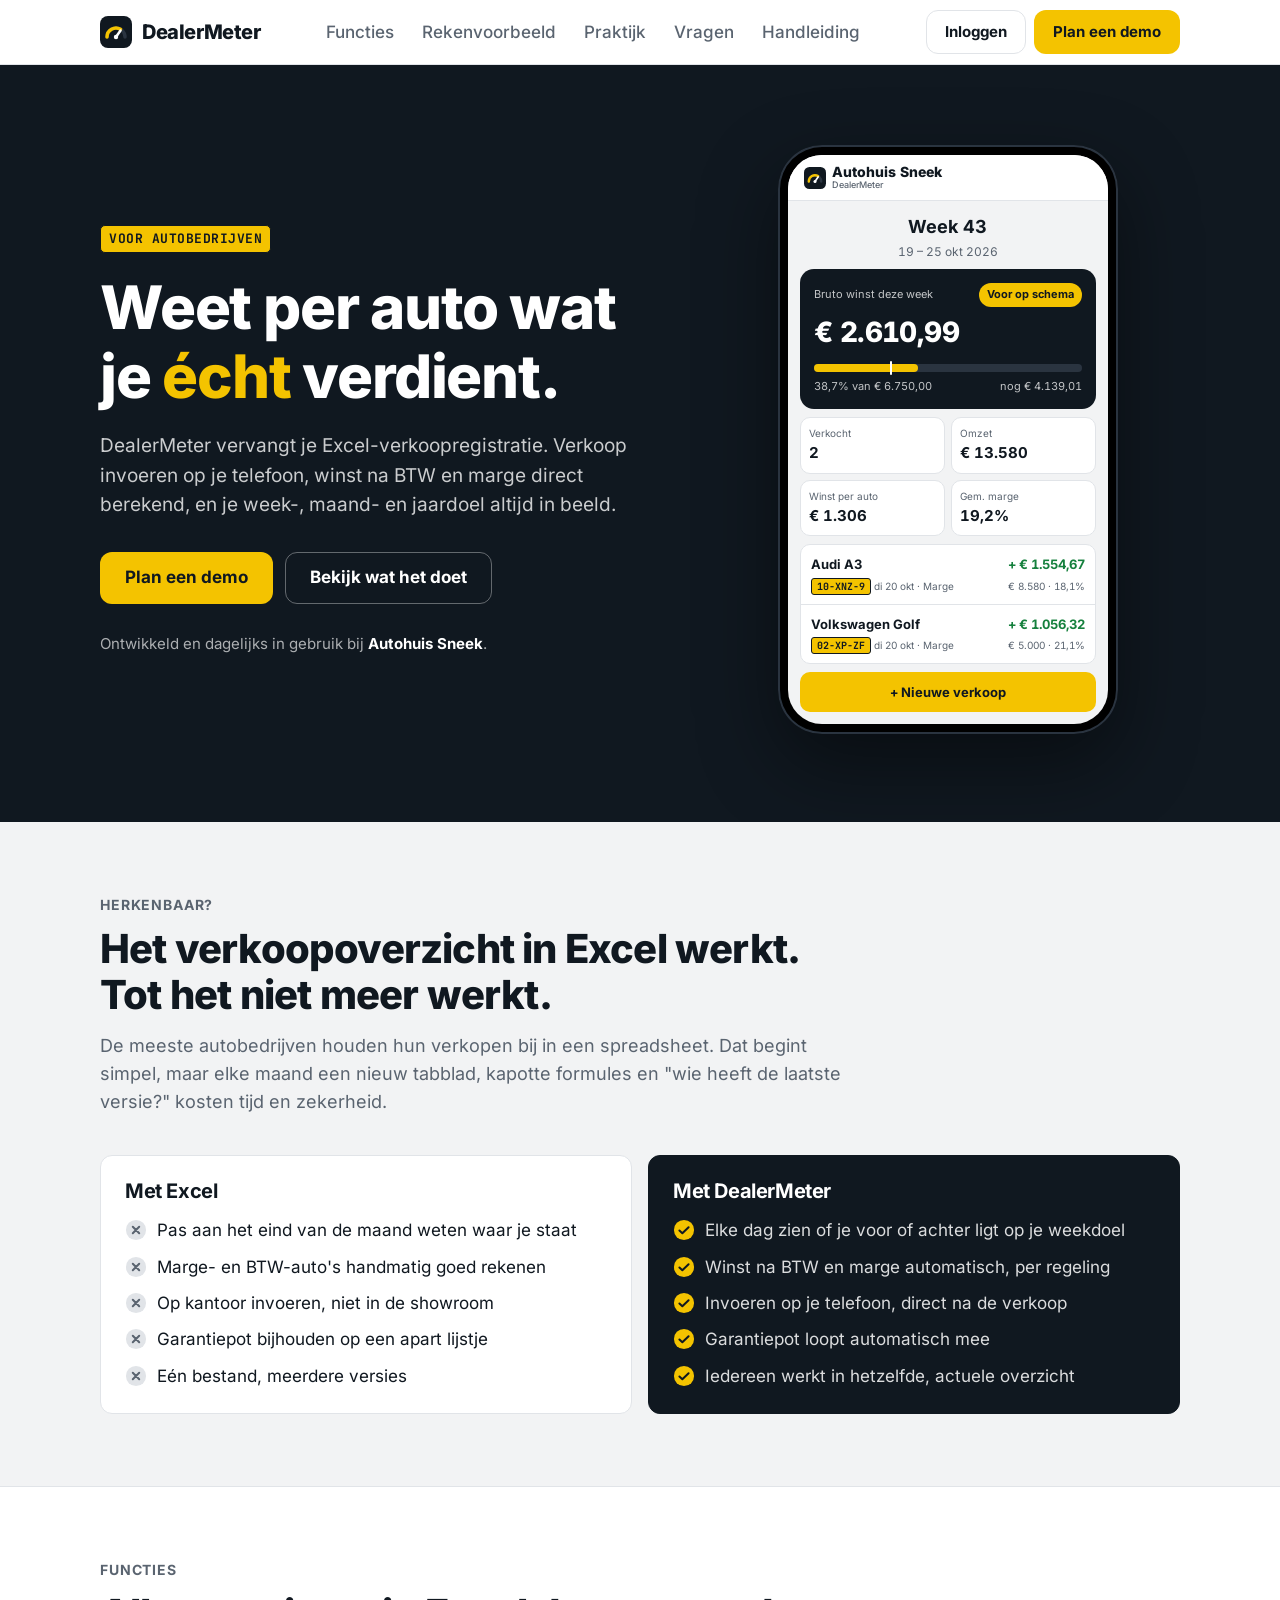
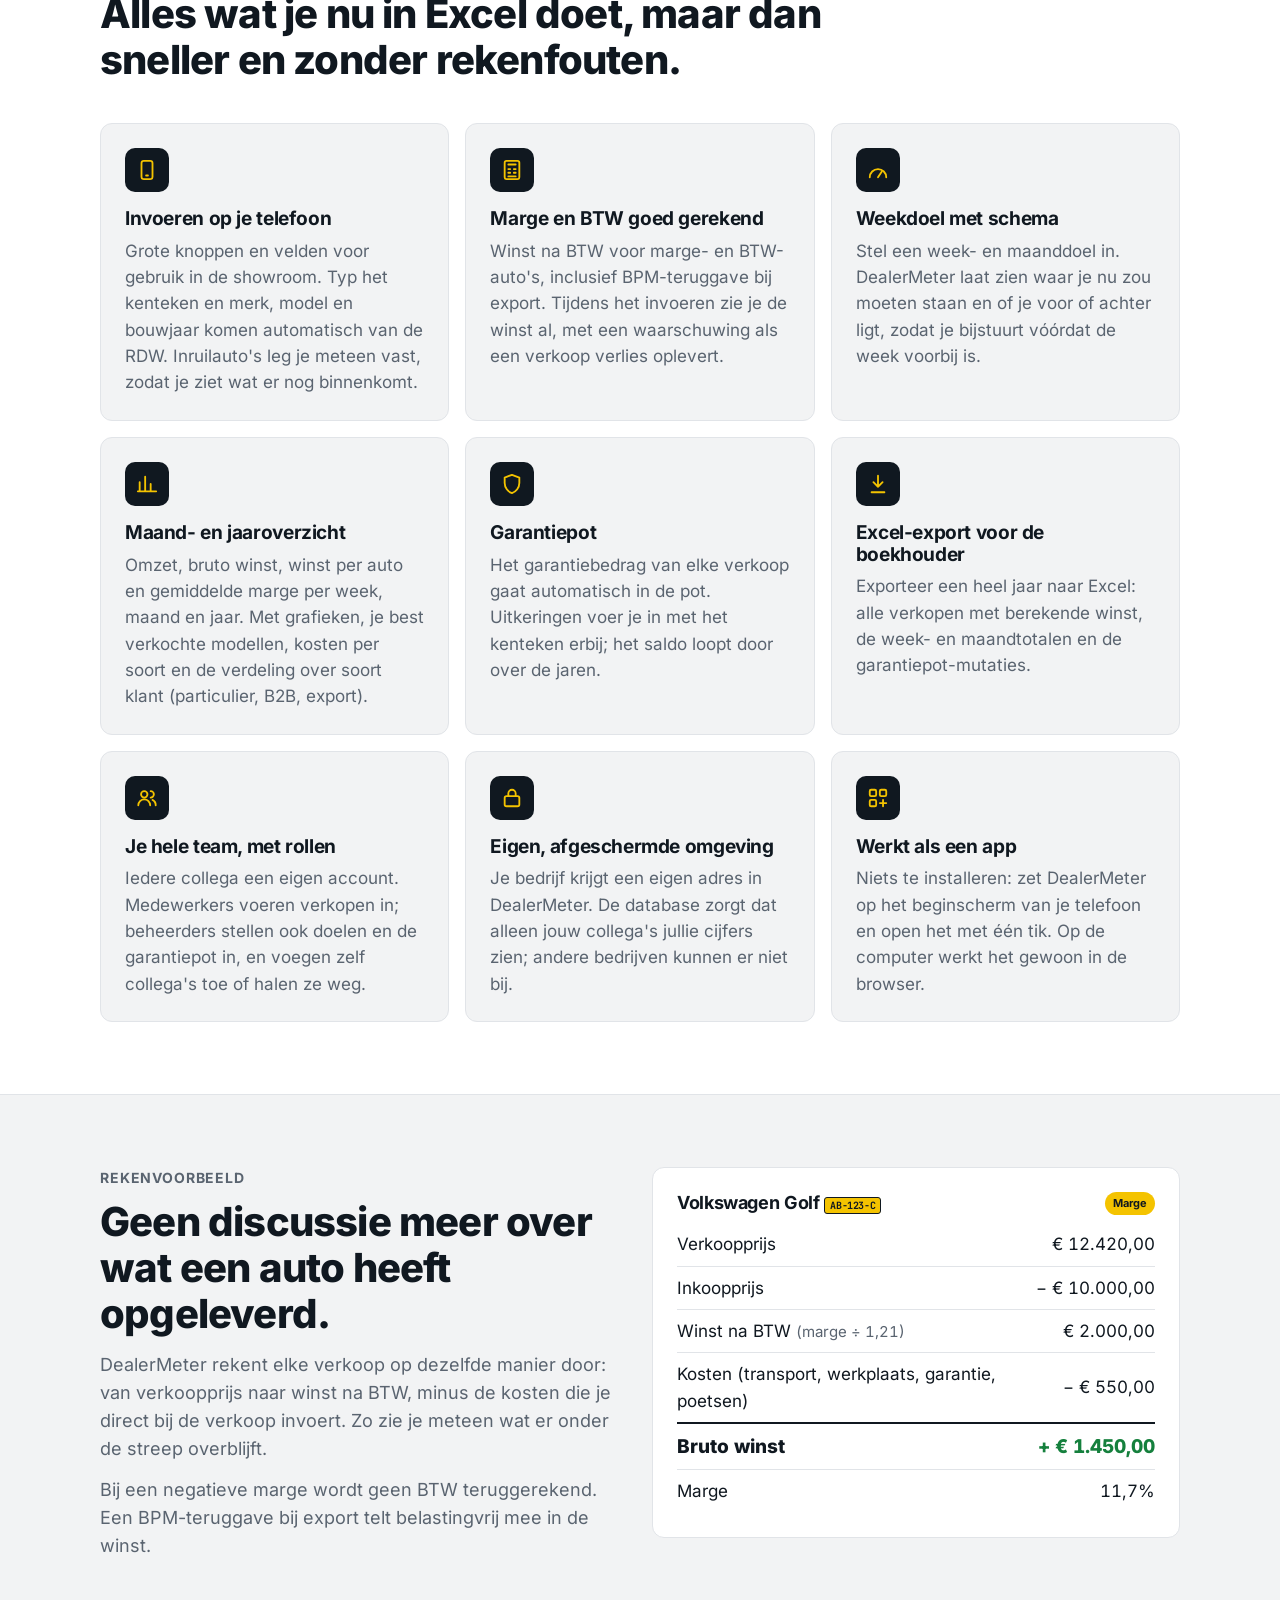
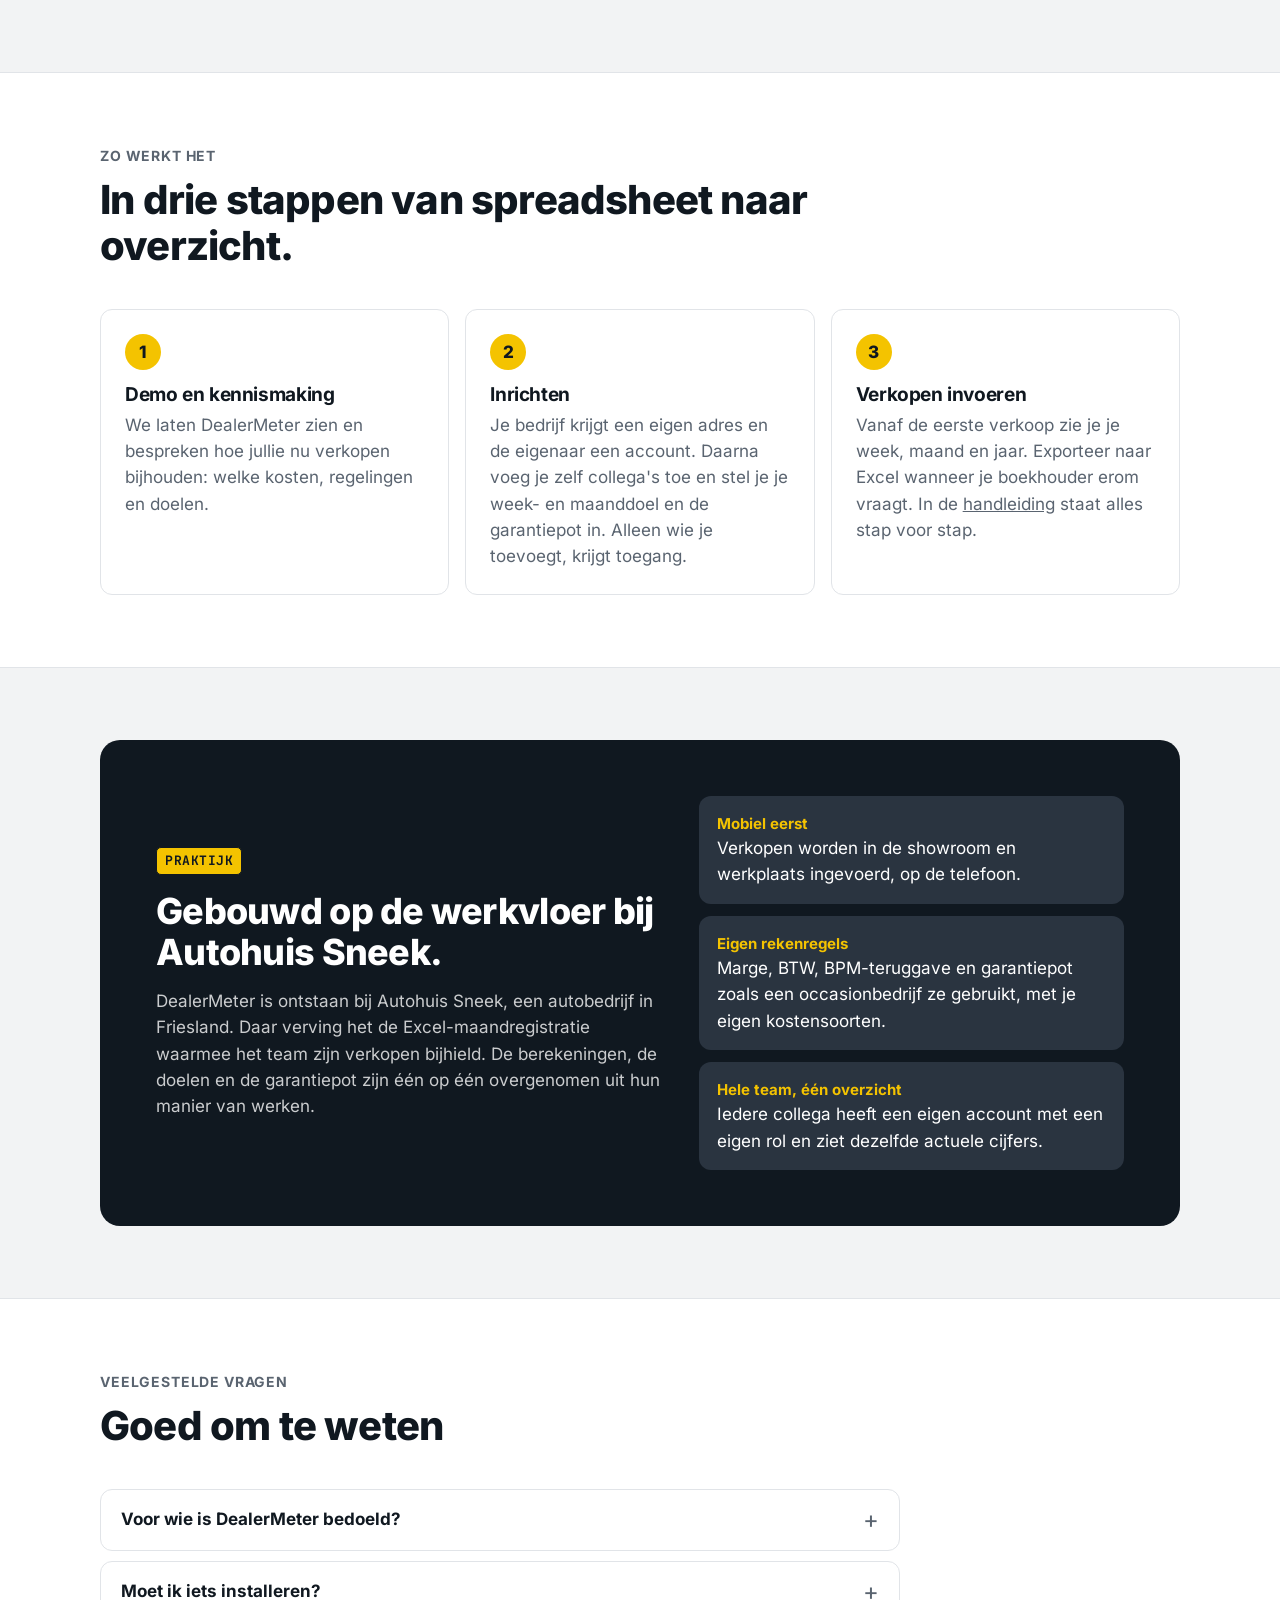
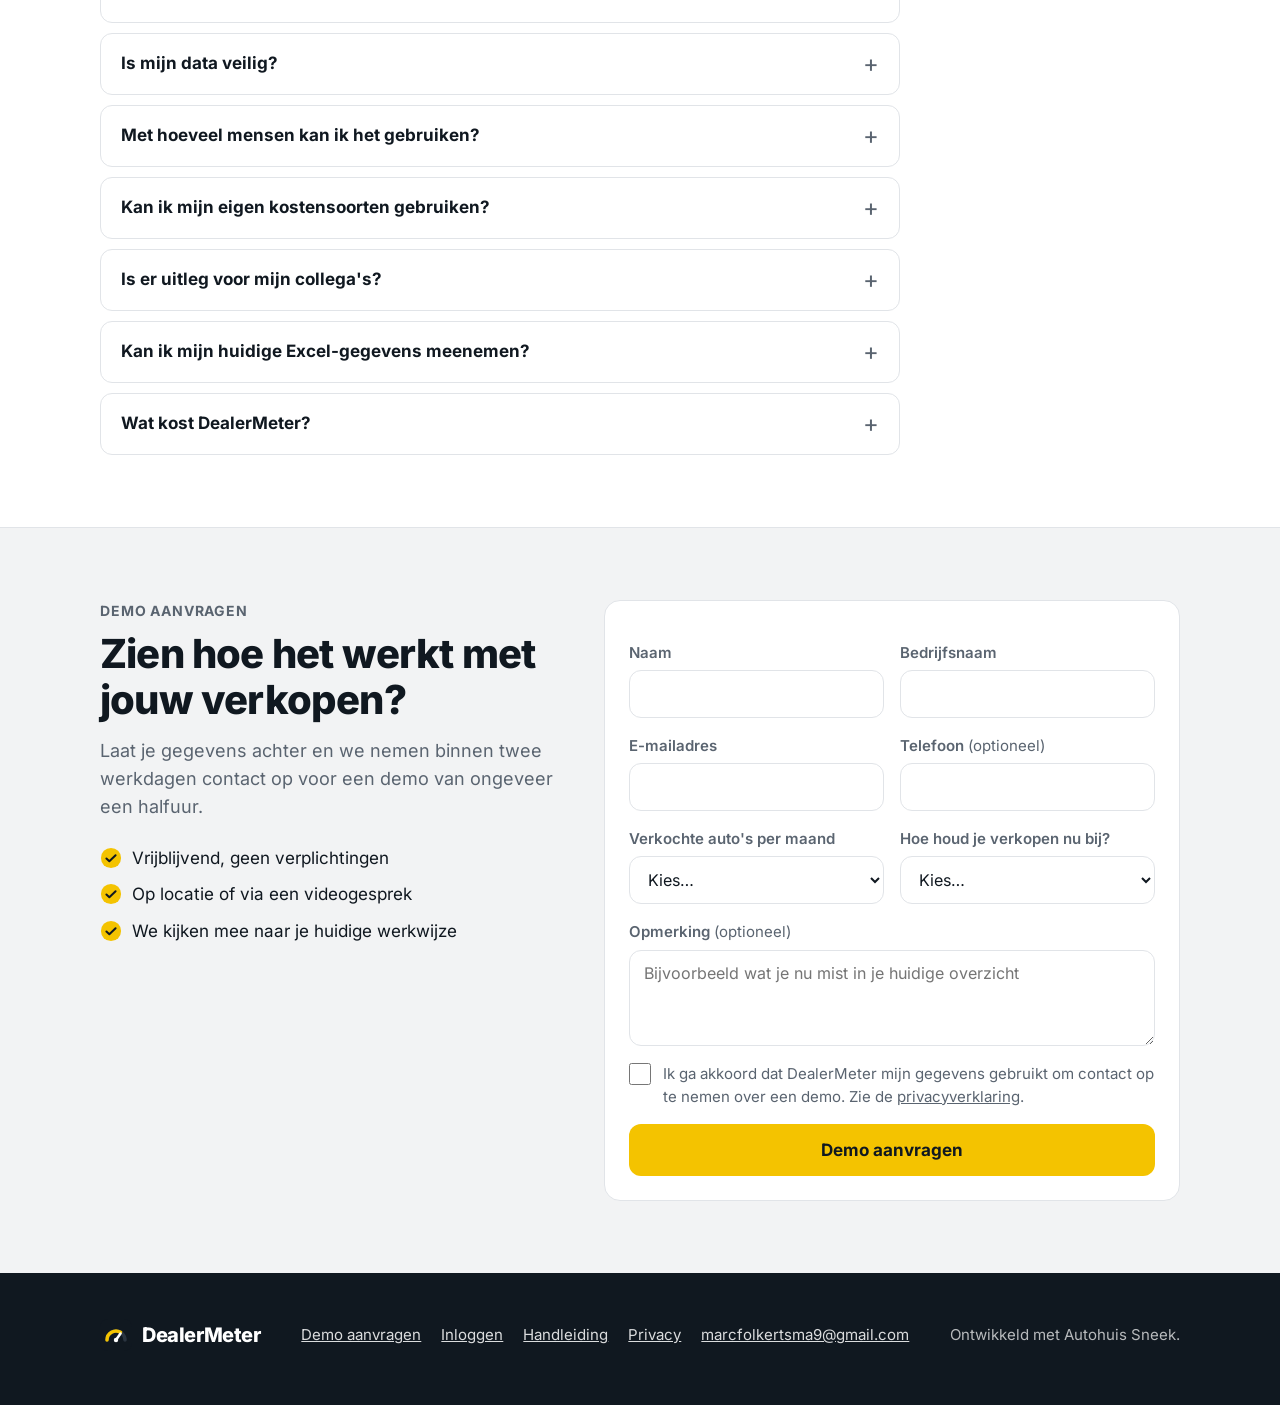
<file: index.html>
<!doctype html>
<html lang="nl">
  <head>
    <meta charset="utf-8" />
    <meta name="viewport" content="width=device-width, initial-scale=1" />
    <title>DealerMeter – weet per auto wat je écht verdient</title>
    <meta
      name="description"
      content="DealerMeter vervangt de Excel-verkoopregistratie van je autobedrijf. Verkoop invoeren op je telefoon, winst na BTW en marge direct berekend, week-, maand- en jaardoel altijd in beeld."
    />
    <meta name="theme-color" content="#101820" />
    <link rel="icon" href="favicon.svg" type="image/svg+xml" />
    <link rel="preload" href="fonts/inter.woff2" as="font" type="font/woff2" crossorigin />
    <link rel="stylesheet" href="style.css?v=2" />
    <meta property="og:title" content="DealerMeter – weet per auto wat je écht verdient" />
    <meta
      property="og:description"
      content="Verkoopregistratie voor autobedrijven: marge- en BTW-auto's goed berekend, doelen altijd in beeld."
    />
  </head>
  <body>
    <svg width="0" height="0" class="sr-only" aria-hidden="true">
      <symbol id="logo" viewBox="0 0 32 32">
        <rect width="32" height="32" rx="8" fill="#101820" />
        <path d="M7 21a9 9 0 0 1 18 0" fill="none" stroke="#2a3440" stroke-width="3.5" stroke-linecap="round" />
        <path d="M7 21a9 9 0 0 1 13.5-7.8" fill="none" stroke="#f4c300" stroke-width="3.5" stroke-linecap="round" />
        <path d="M16 21l4.5-6.5" stroke="#fff" stroke-width="2.5" stroke-linecap="round" />
        <circle cx="16" cy="21" r="2.2" fill="#fff" />
      </symbol>
      <symbol id="vink" viewBox="0 0 24 24">
        <circle cx="12" cy="12" r="11" fill="#f4c300" />
        <path d="M7 12.5l3.2 3L17 9" fill="none" stroke="#101820" stroke-width="2.2" stroke-linecap="round" stroke-linejoin="round" />
      </symbol>
      <symbol id="kruis" viewBox="0 0 24 24">
        <circle cx="12" cy="12" r="11" fill="#e1e4e8" />
        <path d="M8.5 8.5l7 7M15.5 8.5l-7 7" stroke="#5a6470" stroke-width="2.2" stroke-linecap="round" />
      </symbol>
    </svg>

    <header class="header">
      <div class="kolom header__binnen">
        <a class="merk" href="#top" aria-label="DealerMeter – naar boven">
          <svg class="merk__icoon" aria-hidden="true"><use href="#logo" /></svg>
          DealerMeter
        </a>
        <nav class="header__nav" aria-label="Hoofdmenu">
          <a href="#functies">Functies</a>
          <a href="#rekenen">Rekenvoorbeeld</a>
          <a href="#praktijk">Praktijk</a>
          <a href="#vragen">Vragen</a>
          <a href="handleiding.html">Handleiding</a>
        </nav>
        <div class="header__acties">
          <a class="knop knop--rand knop--klein" href="https://app.dealermeter.nl/login">Inloggen</a>
          <a class="knop knop--primair knop--klein header__demo" href="#demo"><span class="alleen-breed">Plan een demo</span><span class="alleen-smal">Demo</span></a>
        </div>
      </div>
    </header>

    <main id="top">
      <!-- Hero -->
      <section class="hero">
        <div class="kolom hero__binnen">
          <div>
            <span class="label">VOOR AUTOBEDRIJVEN</span>
            <h1>Weet per auto wat je <em>écht</em> verdient.</h1>
            <p class="hero__tekst">
              DealerMeter vervangt je Excel-verkoopregistratie. Verkoop invoeren op je telefoon, winst na BTW
              en marge direct berekend, en je week-, maand- en jaardoel altijd in beeld.
            </p>
            <div class="hero__knoppen">
              <a class="knop knop--primair" href="#demo">Plan een demo</a>
              <a class="knop knop--licht" href="#functies">Bekijk wat het doet</a>
            </div>
            <p class="hero__bewijs">Ontwikkeld en dagelijks in gebruik bij <strong>Autohuis Sneek</strong>.</p>
          </div>

          <div class="telefoon" role="img" aria-label="Weekoverzicht in DealerMeter op een telefoon: bruto winst deze week € 2.610,99, voor op schema, met twee verkopen.">
            <div class="scherm" aria-hidden="true">
              <div class="scherm__kop"><svg><use href="#logo" /></svg><span>Autohuis Sneek<small>DealerMeter</small></span></div>
              <div class="scherm__inhoud">
                <div class="mock-week"><strong>Week 43</strong><span>19 – 25 okt 2026</span></div>
                <div class="mock-winst">
                  <div class="mock-winst__boven">
                    <span>Bruto winst deze week</span><span class="badge badge--geel">Voor op schema</span>
                  </div>
                  <div class="mock-winst__bedrag">€ 2.610,99</div>
                  <div class="balk">
                    <div class="balk__vulling" style="width: 38.7%"></div>
                    <div class="balk__schema" style="left: 28.6%"></div>
                  </div>
                  <div class="mock-winst__onder"><span>38,7% van € 6.750,00</span><span>nog € 4.139,01</span></div>
                </div>
                <div class="mock-kpis">
                  <div class="mock-kpi"><span>Verkocht</span><strong>2</strong></div>
                  <div class="mock-kpi"><span>Omzet</span><strong>€ 13.580</strong></div>
                  <div class="mock-kpi"><span>Winst per auto</span><strong>€ 1.306</strong></div>
                  <div class="mock-kpi"><span>Gem. marge</span><strong>19,2%</strong></div>
                </div>
                <div class="mock-lijst">
                  <div class="mock-rij">
                    <div><strong>Audi A3</strong><span class="kenteken">10-XNZ-9</span> <small>di 20 okt · Marge</small></div>
                    <div class="mock-rij__rechts"><span class="winst">+ € 1.554,67</span><br /><small>€ 8.580 · 18,1%</small></div>
                  </div>
                  <div class="mock-rij">
                    <div><strong>Volkswagen Golf</strong><span class="kenteken">02-XP-ZF</span> <small>di 20 okt · Marge</small></div>
                    <div class="mock-rij__rechts"><span class="winst">+ € 1.056,32</span><br /><small>€ 5.000 · 21,1%</small></div>
                  </div>
                </div>
                <div class="mock-knop">+ Nieuwe verkoop</div>
              </div>
            </div>
          </div>
        </div>
      </section>

      <!-- Probleem -->
      <section class="sectie">
        <div class="kolom">
          <div class="sectie__kop">
            <span class="boventitel">Herkenbaar?</span>
            <h2>Het verkoopoverzicht in Excel werkt. Tot het niet meer werkt.</h2>
            <p>
              De meeste autobedrijven houden hun verkopen bij in een spreadsheet. Dat begint simpel, maar elke
              maand een nieuw tabblad, kapotte formules en "wie heeft de laatste versie?" kosten tijd en
              zekerheid.
            </p>
          </div>
          <div class="vergelijk">
            <div class="vergelijk__kaart">
              <h3>Met Excel</h3>
              <ul class="vinklijst">
                <li><svg aria-hidden="true"><use href="#kruis" /></svg>Pas aan het eind van de maand weten waar je staat</li>
                <li><svg aria-hidden="true"><use href="#kruis" /></svg>Marge- en BTW-auto's handmatig goed rekenen</li>
                <li><svg aria-hidden="true"><use href="#kruis" /></svg>Op kantoor invoeren, niet in de showroom</li>
                <li><svg aria-hidden="true"><use href="#kruis" /></svg>Garantiepot bijhouden op een apart lijstje</li>
                <li><svg aria-hidden="true"><use href="#kruis" /></svg>Eén bestand, meerdere versies</li>
              </ul>
            </div>
            <div class="vergelijk__kaart vergelijk__kaart--donker">
              <h3>Met DealerMeter</h3>
              <ul class="vinklijst">
                <li><svg aria-hidden="true"><use href="#vink" /></svg>Elke dag zien of je voor of achter ligt op je weekdoel</li>
                <li><svg aria-hidden="true"><use href="#vink" /></svg>Winst na BTW en marge automatisch, per regeling</li>
                <li><svg aria-hidden="true"><use href="#vink" /></svg>Invoeren op je telefoon, direct na de verkoop</li>
                <li><svg aria-hidden="true"><use href="#vink" /></svg>Garantiepot loopt automatisch mee</li>
                <li><svg aria-hidden="true"><use href="#vink" /></svg>Iedereen werkt in hetzelfde, actuele overzicht</li>
              </ul>
            </div>
          </div>
        </div>
      </section>

      <!-- Functies -->
      <section class="sectie sectie--wit" id="functies">
        <div class="kolom">
          <div class="sectie__kop">
            <span class="boventitel">Functies</span>
            <h2>Alles wat je nu in Excel doet, maar dan sneller en zonder rekenfouten.</h2>
          </div>
          <div class="functies">
            <article class="functie">
              <div class="functie__icoon">
                <svg viewBox="0 0 24 24" fill="none" stroke="currentColor" stroke-width="2" stroke-linecap="round" stroke-linejoin="round" aria-hidden="true"><rect x="6" y="2" width="12" height="20" rx="2.5" /><path d="M11 18h2" /></svg>
              </div>
              <h3>Invoeren op je telefoon</h3>
              <p>Grote knoppen en velden voor gebruik in de showroom. Typ het kenteken en merk, model en bouwjaar komen automatisch van de RDW. Inruilauto's leg je meteen vast, zodat je ziet wat er nog binnenkomt.</p>
            </article>
            <article class="functie">
              <div class="functie__icoon">
                <svg viewBox="0 0 24 24" fill="none" stroke="currentColor" stroke-width="2" stroke-linecap="round" stroke-linejoin="round" aria-hidden="true"><rect x="4" y="2" width="16" height="20" rx="2" /><path d="M8 6h8M8 11h2M14 11h2M8 15h2M14 15h2M8 19h8" /></svg>
              </div>
              <h3>Marge en BTW goed gerekend</h3>
              <p>Winst na BTW voor marge- en BTW-auto's, inclusief BPM-teruggave bij export. Tijdens het invoeren zie je de winst al, met een waarschuwing als een verkoop verlies oplevert.</p>
            </article>
            <article class="functie">
              <div class="functie__icoon">
                <svg viewBox="0 0 24 24" fill="none" stroke="currentColor" stroke-width="2" stroke-linecap="round" stroke-linejoin="round" aria-hidden="true"><path d="M3 20a9 9 0 0 1 18 0" /><path d="M12 20l4-6" /></svg>
              </div>
              <h3>Weekdoel met schema</h3>
              <p>Stel een week- en maanddoel in. DealerMeter laat zien waar je nu zou moeten staan en of je voor of achter ligt, zodat je bijstuurt vóórdat de week voorbij is.</p>
            </article>
            <article class="functie">
              <div class="functie__icoon">
                <svg viewBox="0 0 24 24" fill="none" stroke="currentColor" stroke-width="2" stroke-linecap="round" stroke-linejoin="round" aria-hidden="true"><path d="M4 20V10M10 20V4M16 20v-8M22 20H2" /></svg>
              </div>
              <h3>Maand- en jaaroverzicht</h3>
              <p>Omzet, bruto winst, winst per auto en gemiddelde marge per week, maand en jaar. Met grafieken, je best verkochte modellen, kosten per soort en de verdeling over soort klant (particulier, B2B, export).</p>
            </article>
            <article class="functie">
              <div class="functie__icoon">
                <svg viewBox="0 0 24 24" fill="none" stroke="currentColor" stroke-width="2" stroke-linecap="round" stroke-linejoin="round" aria-hidden="true"><path d="M12 2 4 5v6c0 5 3.5 9.5 8 11 4.5-1.5 8-6 8-11V5l-8-3z" /></svg>
              </div>
              <h3>Garantiepot</h3>
              <p>Het garantiebedrag van elke verkoop gaat automatisch in de pot. Uitkeringen voer je in met het kenteken erbij; het saldo loopt door over de jaren.</p>
            </article>
            <article class="functie">
              <div class="functie__icoon">
                <svg viewBox="0 0 24 24" fill="none" stroke="currentColor" stroke-width="2" stroke-linecap="round" stroke-linejoin="round" aria-hidden="true"><path d="M12 3v12M7 10l5 5 5-5M5 21h14" /></svg>
              </div>
              <h3>Excel-export voor de boekhouder</h3>
              <p>Exporteer een heel jaar naar Excel: alle verkopen met berekende winst, de week- en maandtotalen en de garantiepot-mutaties.</p>
            </article>
            <article class="functie">
              <div class="functie__icoon">
                <svg viewBox="0 0 24 24" fill="none" stroke="currentColor" stroke-width="2" stroke-linecap="round" stroke-linejoin="round" aria-hidden="true"><circle cx="9" cy="8" r="3.5" /><path d="M2.5 20a6.5 6.5 0 0 1 13 0" /><path d="M16 4.5a3.5 3.5 0 0 1 0 7M18 14a6.5 6.5 0 0 1 3.5 6" /></svg>
              </div>
              <h3>Je hele team, met rollen</h3>
              <p>Iedere collega een eigen account. Medewerkers voeren verkopen in; beheerders stellen ook doelen en de garantiepot in, en voegen zelf collega's toe of halen ze weg.</p>
            </article>
            <article class="functie">
              <div class="functie__icoon">
                <svg viewBox="0 0 24 24" fill="none" stroke="currentColor" stroke-width="2" stroke-linecap="round" stroke-linejoin="round" aria-hidden="true"><rect x="4" y="10" width="16" height="11" rx="2" /><path d="M8 10V7a4 4 0 0 1 8 0v3" /></svg>
              </div>
              <h3>Eigen, afgeschermde omgeving</h3>
              <p>Je bedrijf krijgt een eigen adres in DealerMeter. De database zorgt dat alleen jouw collega's jullie cijfers zien; andere bedrijven kunnen er niet bij.</p>
            </article>
            <article class="functie">
              <div class="functie__icoon">
                <svg viewBox="0 0 24 24" fill="none" stroke="currentColor" stroke-width="2" stroke-linecap="round" stroke-linejoin="round" aria-hidden="true"><rect x="3" y="3" width="7" height="7" rx="1.5" /><rect x="14" y="3" width="7" height="7" rx="1.5" /><rect x="3" y="14" width="7" height="7" rx="1.5" /><path d="M17.5 14v7M14 17.5h7" /></svg>
              </div>
              <h3>Werkt als een app</h3>
              <p>Niets te installeren: zet DealerMeter op het beginscherm van je telefoon en open het met één tik. Op de computer werkt het gewoon in de browser.</p>
            </article>
          </div>
        </div>
      </section>

      <!-- Rekenvoorbeeld -->
      <section class="sectie" id="rekenen">
        <div class="kolom reken">
          <div class="sectie__kop">
            <span class="boventitel">Rekenvoorbeeld</span>
            <h2>Geen discussie meer over wat een auto heeft opgeleverd.</h2>
            <p>
              DealerMeter rekent elke verkoop op dezelfde manier door: van verkoopprijs naar winst na BTW, minus
              de kosten die je direct bij de verkoop invoert. Zo zie je meteen wat er onder de streep overblijft.
            </p>
            <p class="toelichting">
              Bij een negatieve marge wordt geen BTW teruggerekend. Een BPM-teruggave bij export telt
              belastingvrij mee in de winst.
            </p>
          </div>
          <div class="rekenkaart">
            <div class="rekenkaart__kop">
              <h3>Volkswagen Golf <span class="kenteken">AB-123-C</span></h3>
              <span class="badge badge--geel">Marge</span>
            </div>
            <table>
              <tbody>
                <tr><td>Verkoopprijs</td><td>€ 12.420,00</td></tr>
                <tr><td>Inkoopprijs</td><td>− € 10.000,00</td></tr>
                <tr><td>Winst na BTW <span class="toelichting">(marge ÷ 1,21)</span></td><td>€ 2.000,00</td></tr>
                <tr><td>Kosten (transport, werkplaats, garantie, poetsen)</td><td>− € 550,00</td></tr>
                <tr class="totaal"><td>Bruto winst</td><td class="winst">+ € 1.450,00</td></tr>
                <tr><td>Marge</td><td>11,7%</td></tr>
              </tbody>
            </table>
          </div>
        </div>
      </section>

      <!-- Hoe het werkt -->
      <section class="sectie sectie--wit">
        <div class="kolom">
          <div class="sectie__kop">
            <span class="boventitel">Zo werkt het</span>
            <h2>In drie stappen van spreadsheet naar overzicht.</h2>
          </div>
          <ol class="stappen">
            <li class="stap">
              <h3>Demo en kennismaking</h3>
              <p>We laten DealerMeter zien en bespreken hoe jullie nu verkopen bijhouden: welke kosten, regelingen en doelen.</p>
            </li>
            <li class="stap">
              <h3>Inrichten</h3>
              <p>Je bedrijf krijgt een eigen adres en de eigenaar een account. Daarna voeg je zelf collega's toe en stel je je week- en maanddoel en de garantiepot in. Alleen wie je toevoegt, krijgt toegang.</p>
            </li>
            <li class="stap">
              <h3>Verkopen invoeren</h3>
              <p>Vanaf de eerste verkoop zie je je week, maand en jaar. Exporteer naar Excel wanneer je boekhouder erom vraagt. In de <a href="handleiding.html">handleiding</a> staat alles stap voor stap.</p>
            </li>
          </ol>
        </div>
      </section>

      <!-- Praktijk -->
      <section class="sectie" id="praktijk">
        <div class="kolom">
          <div class="praktijk">
            <div>
              <span class="label">PRAKTIJK</span>
              <h2 style="margin-top: 16px">Gebouwd op de werkvloer bij Autohuis Sneek.</h2>
              <p>
                DealerMeter is ontstaan bij Autohuis Sneek, een autobedrijf in Friesland. Daar verving het de
                Excel-maandregistratie waarmee het team zijn verkopen bijhield. De berekeningen, de doelen en de
                garantiepot zijn één op één overgenomen uit hun manier van werken.
              </p>
            </div>
            <ul class="praktijk__feiten">
              <li><strong>Mobiel eerst</strong>Verkopen worden in de showroom en werkplaats ingevoerd, op de telefoon.</li>
              <li><strong>Eigen rekenregels</strong>Marge, BTW, BPM-teruggave en garantiepot zoals een occasionbedrijf ze gebruikt, met je eigen kostensoorten.</li>
              <li><strong>Hele team, één overzicht</strong>Iedere collega heeft een eigen account met een eigen rol en ziet dezelfde actuele cijfers.</li>
            </ul>
          </div>
        </div>
      </section>

      <!-- FAQ -->
      <section class="sectie sectie--wit" id="vragen">
        <div class="kolom">
          <div class="sectie__kop">
            <span class="boventitel">Veelgestelde vragen</span>
            <h2>Goed om te weten</h2>
          </div>
          <div class="faq">
            <details>
              <summary>Voor wie is DealerMeter bedoeld?</summary>
              <p>Voor autobedrijven die occasions verkopen en hun verkopen nu in Excel of op papier bijhouden, en die per auto, per week en per maand willen weten wat ze verdienen.</p>
            </details>
            <details>
              <summary>Moet ik iets installeren?</summary>
              <p>Nee. DealerMeter werkt in de browser op je telefoon, tablet en computer. Op je telefoon kun je het op je beginscherm zetten, zodat het werkt als een app.</p>
            </details>
            <details>
              <summary>Is mijn data veilig?</summary>
              <p>Elke gebruiker logt in met een eigen account; er is geen open registratie. De gegevens staan op servers in de EU (Frankfurt). De database zelf schermt elk bedrijf af, zodat alleen de mensen van je eigen bedrijf jullie cijfers zien.</p>
            </details>
            <details>
              <summary>Met hoeveel mensen kan ik het gebruiken?</summary>
              <p>Met je hele team, zonder limiet. Iedere collega krijgt een eigen account als medewerker, beheerder of eigenaar. Een beheerder voegt zelf collega's toe, wijzigt rollen en zet een nieuw wachtwoord als iemand het kwijt is.</p>
            </details>
            <details>
              <summary>Kan ik mijn eigen kostensoorten gebruiken?</summary>
              <p>Ja. Je stelt zelf in welke kostensoorten (met eventueel een vast standaardbedrag) in het verkoopformulier staan, en of je een garantiepot gebruikt. Wijzigen kan altijd; oude verkopen houden hun gegevens.</p>
            </details>
            <details>
              <summary>Is er uitleg voor mijn collega's?</summary>
              <p>Ja. In de <a href="handleiding.html">handleiding</a> staat stap voor stap hoe je inlogt, een verkoop invoert, de overzichten leest en (als beheerder) doelen en collega's beheert.</p>
            </details>
            <details>
              <summary>Kan ik mijn huidige Excel-gegevens meenemen?</summary>
              <p>Dat bespreken we graag tijdens de demo. We kijken dan samen naar hoe je huidige bestand is opgebouwd.</p>
            </details>
            <details>
              <summary>Wat kost DealerMeter?</summary>
              <p>De prijs is nog niet vastgesteld. We zijn op zoek naar autobedrijven die willen meedenken; tijdens de demo hoor je wat het voor jouw bedrijf zou kosten.</p>
            </details>
          </div>
        </div>
      </section>

      <!-- Demo -->
      <section class="sectie" id="demo">
        <div class="kolom demo">
          <div class="demo__intro">
            <span class="boventitel">Demo aanvragen</span>
            <h2>Zien hoe het werkt met jouw verkopen?</h2>
            <p>Laat je gegevens achter en we nemen binnen twee werkdagen contact op voor een demo van ongeveer een halfuur.</p>
            <ul class="vinklijst">
              <li><svg aria-hidden="true"><use href="#vink" /></svg>Vrijblijvend, geen verplichtingen</li>
              <li><svg aria-hidden="true"><use href="#vink" /></svg>Op locatie of via een videogesprek</li>
              <li><svg aria-hidden="true"><use href="#vink" /></svg>We kijken mee naar je huidige werkwijze</li>
            </ul>
          </div>

          <form class="formulier" id="demo-formulier" novalidate>
            <div id="formulier-melding" aria-live="polite"></div>

            <div class="twee">
              <div class="veld">
                <label for="naam">Naam</label>
                <input id="naam" name="naam" autocomplete="name" required maxlength="100" />
              </div>
              <div class="veld">
                <label for="bedrijf">Bedrijfsnaam</label>
                <input id="bedrijf" name="bedrijf" autocomplete="organization" required maxlength="150" />
              </div>
            </div>

            <div class="twee">
              <div class="veld">
                <label for="email">E-mailadres</label>
                <input id="email" name="email" type="email" autocomplete="email" inputmode="email" required maxlength="200" />
              </div>
              <div class="veld">
                <label for="telefoon">Telefoon <span class="optioneel">(optioneel)</span></label>
                <input id="telefoon" name="telefoon" type="tel" autocomplete="tel" inputmode="tel" maxlength="30" />
              </div>
            </div>

            <div class="twee">
              <div class="veld">
                <label for="aantal">Verkochte auto's per maand</label>
                <select id="aantal" name="aantal" required>
                  <option value="">Kies…</option>
                  <option>Minder dan 10</option>
                  <option>10 – 25</option>
                  <option>25 – 50</option>
                  <option>Meer dan 50</option>
                </select>
              </div>
              <div class="veld">
                <label for="werkwijze">Hoe houd je verkopen nu bij?</label>
                <select id="werkwijze" name="werkwijze" required>
                  <option value="">Kies…</option>
                  <option>Excel of Google Sheets</option>
                  <option>Op papier</option>
                  <option>In ons dealer- of boekhoudpakket</option>
                  <option>Anders</option>
                </select>
              </div>
            </div>

            <div class="veld">
              <label for="opmerking">Opmerking <span class="optioneel">(optioneel)</span></label>
              <textarea id="opmerking" name="opmerking" maxlength="1000" placeholder="Bijvoorbeeld wat je nu mist in je huidige overzicht"></textarea>
            </div>

            <div class="honing" aria-hidden="true">
              <label for="website">Website</label>
              <input id="website" name="website" tabindex="-1" autocomplete="off" />
            </div>

            <label class="akkoord">
              <input type="checkbox" name="akkoord" id="akkoord" required />
              <span>Ik ga akkoord dat DealerMeter mijn gegevens gebruikt om contact op te nemen over een demo. Zie de <a href="privacy.html">privacyverklaring</a>.</span>
            </label>

            <button class="knop knop--primair" type="submit" id="verstuur">Demo aanvragen</button>
          </form>
        </div>
      </section>
    </main>

    <footer class="footer">
      <div class="kolom footer__binnen">
        <a class="merk" href="#top">
          <svg class="merk__icoon" aria-hidden="true"><use href="#logo" /></svg>
          DealerMeter
        </a>
        <nav aria-label="Voettekst">
          <a href="#demo">Demo aanvragen</a>
          <a href="https://app.dealermeter.nl/login">Inloggen</a>
          <a href="handleiding.html">Handleiding</a>
          <a href="privacy.html">Privacy</a>
          <a href="mailto:marcfolkertsma9@gmail.com">marcfolkertsma9@gmail.com</a>
        </nav>
        <p>Ontwikkeld met Autohuis Sneek.</p>
      </div>
    </footer>

    <script src="config.js"></script>
    <script src="app.js"></script>
  </body>
</html>
</file>
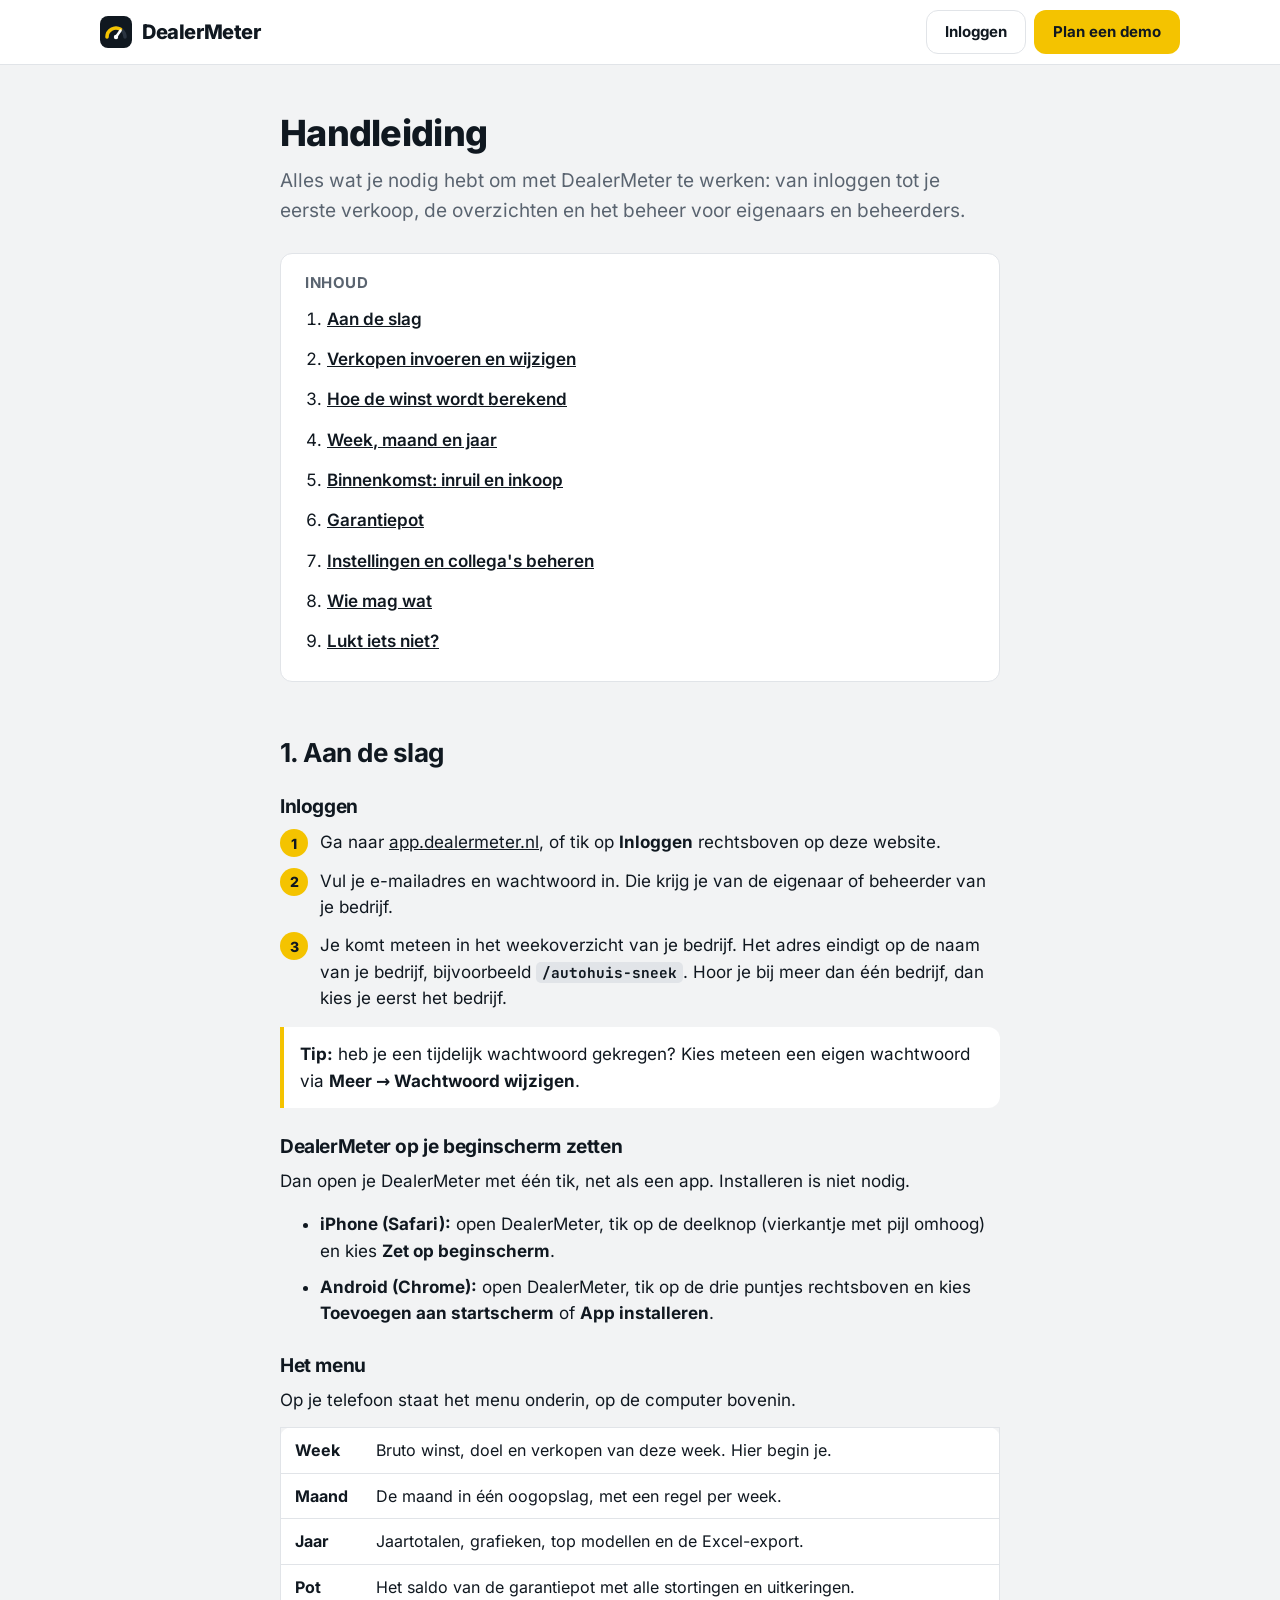
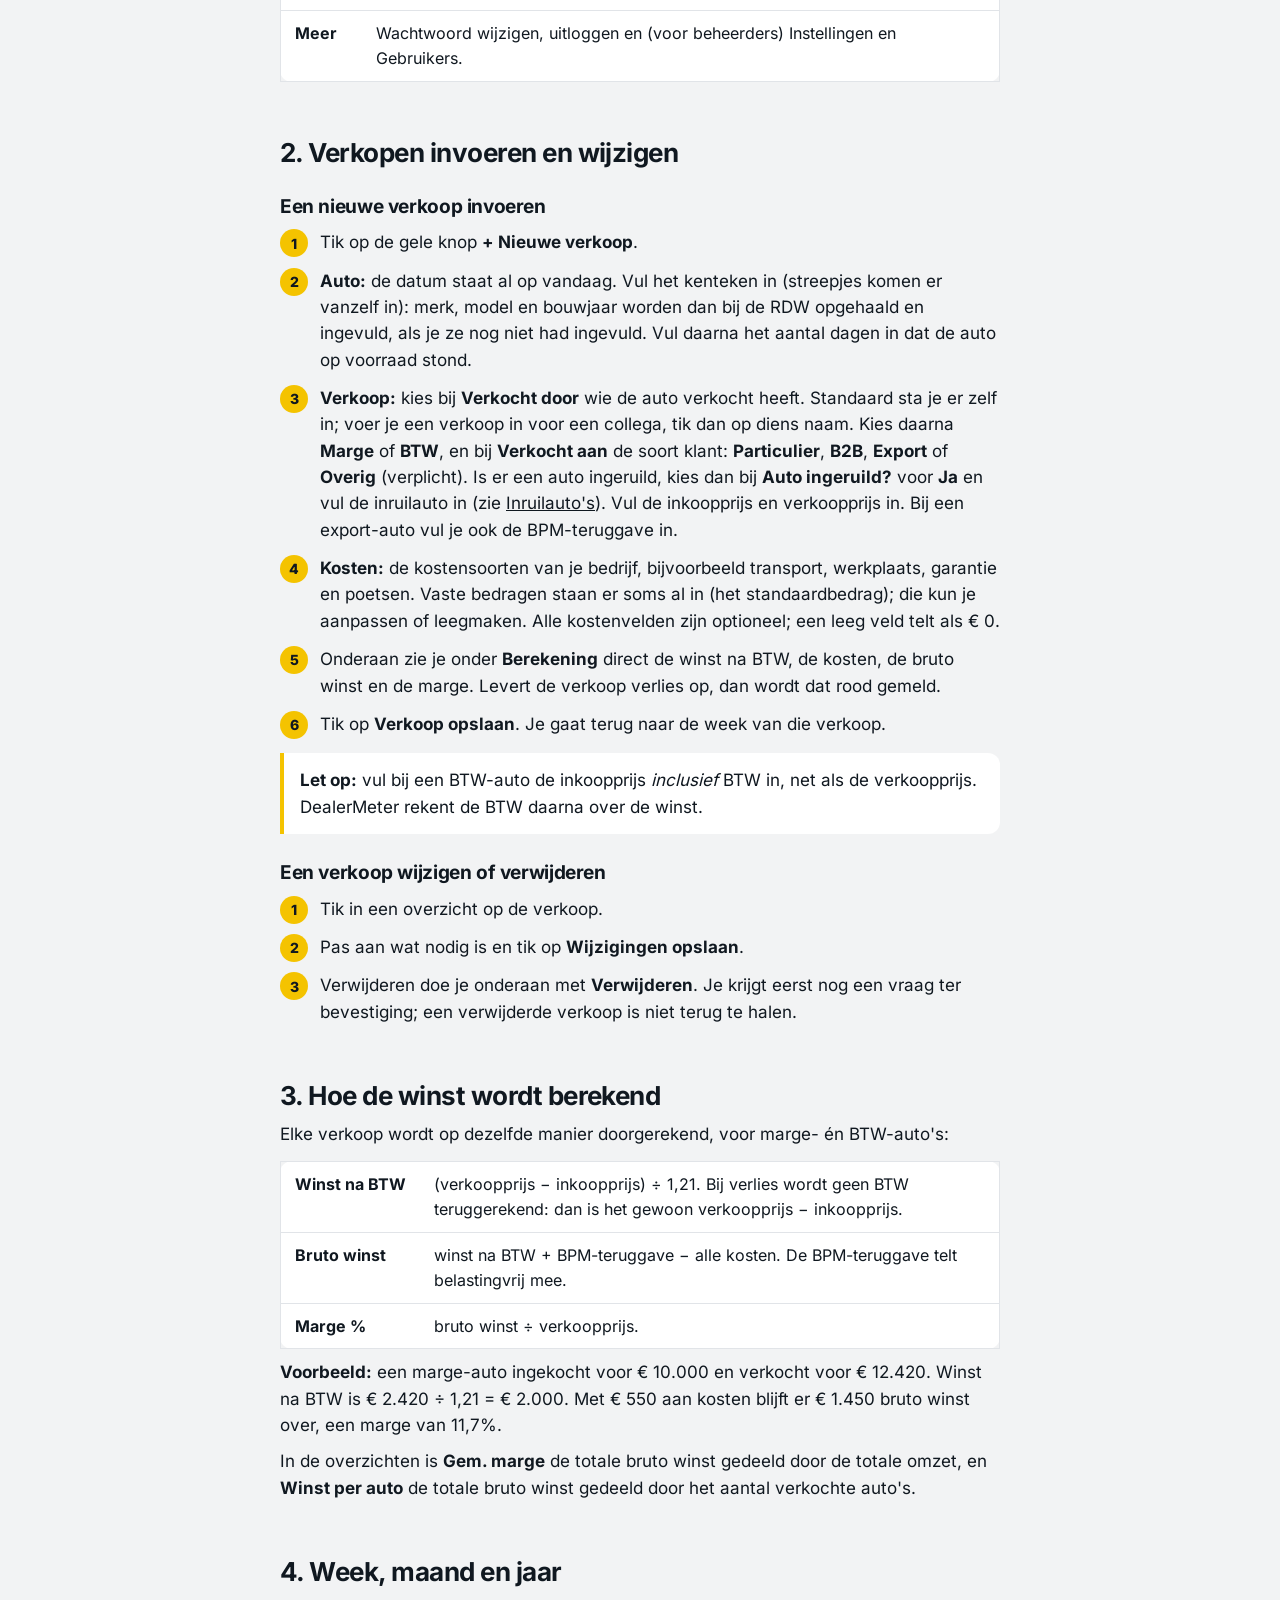
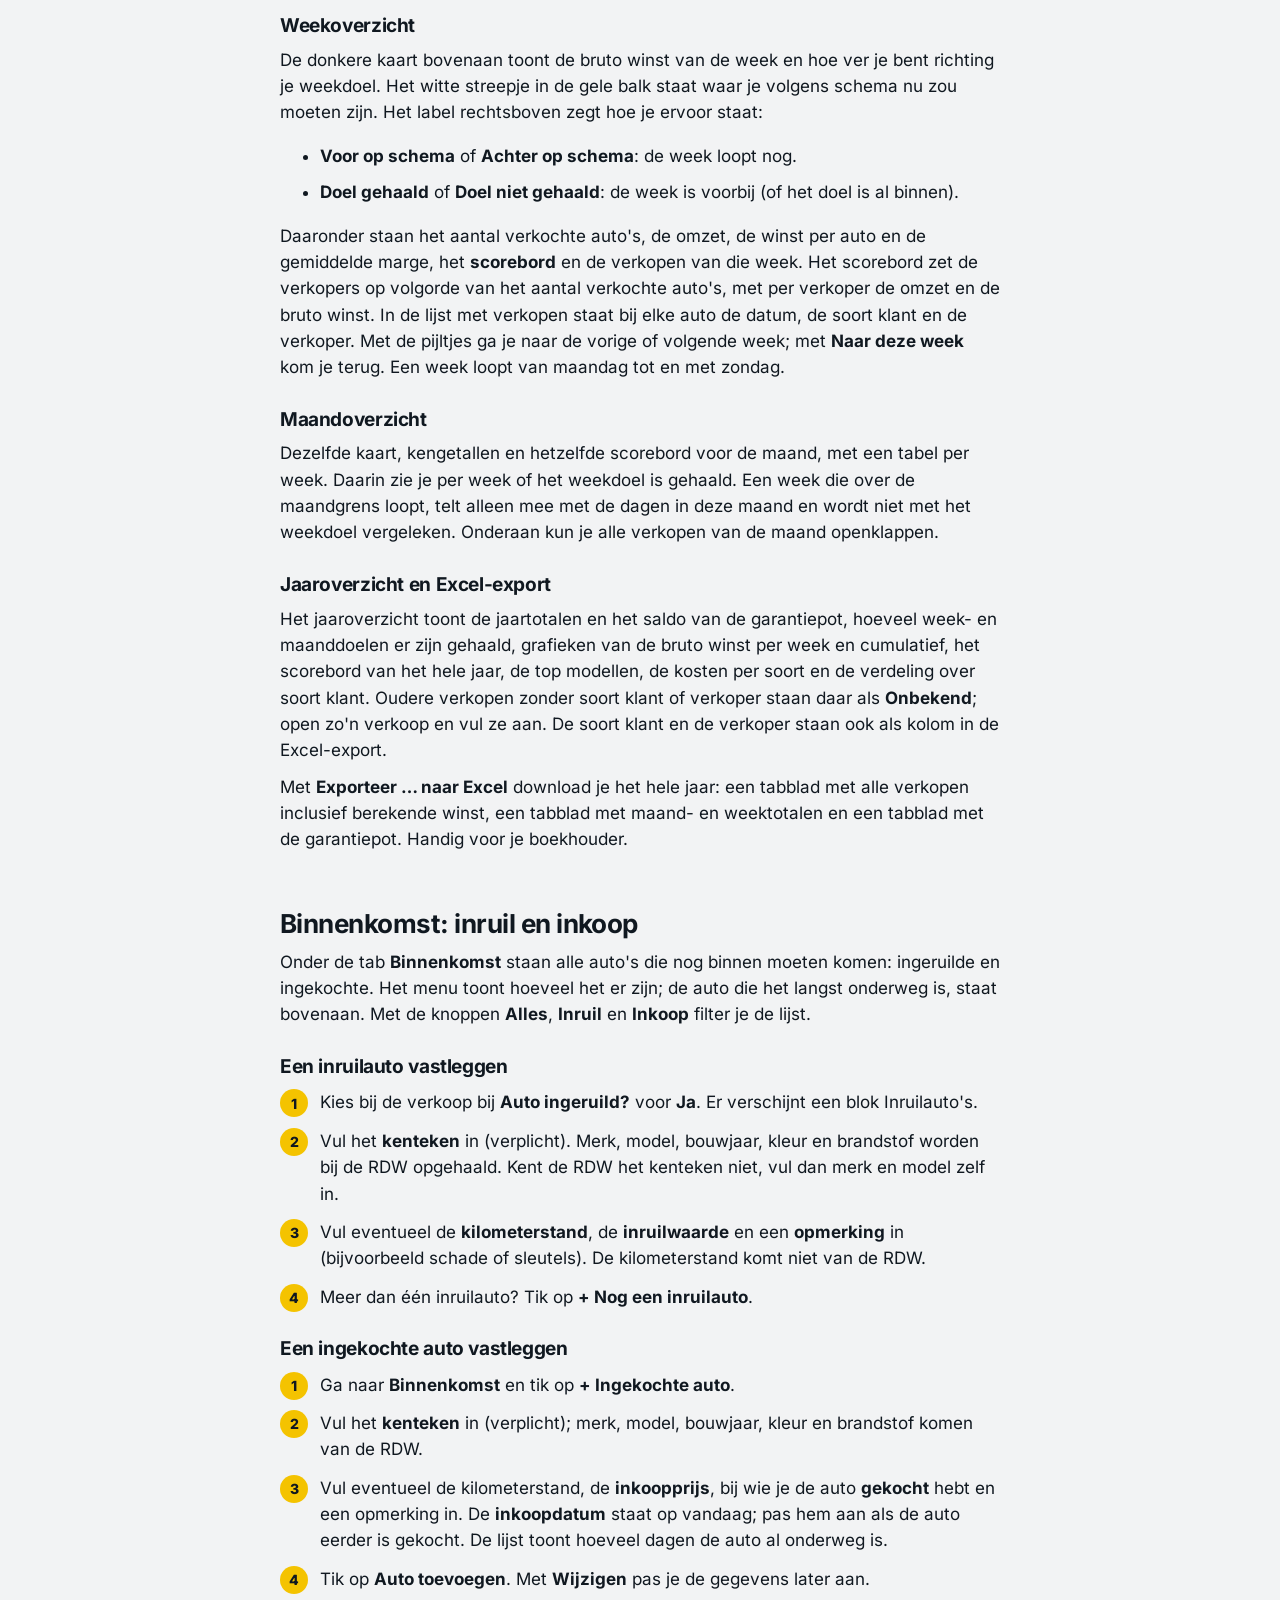
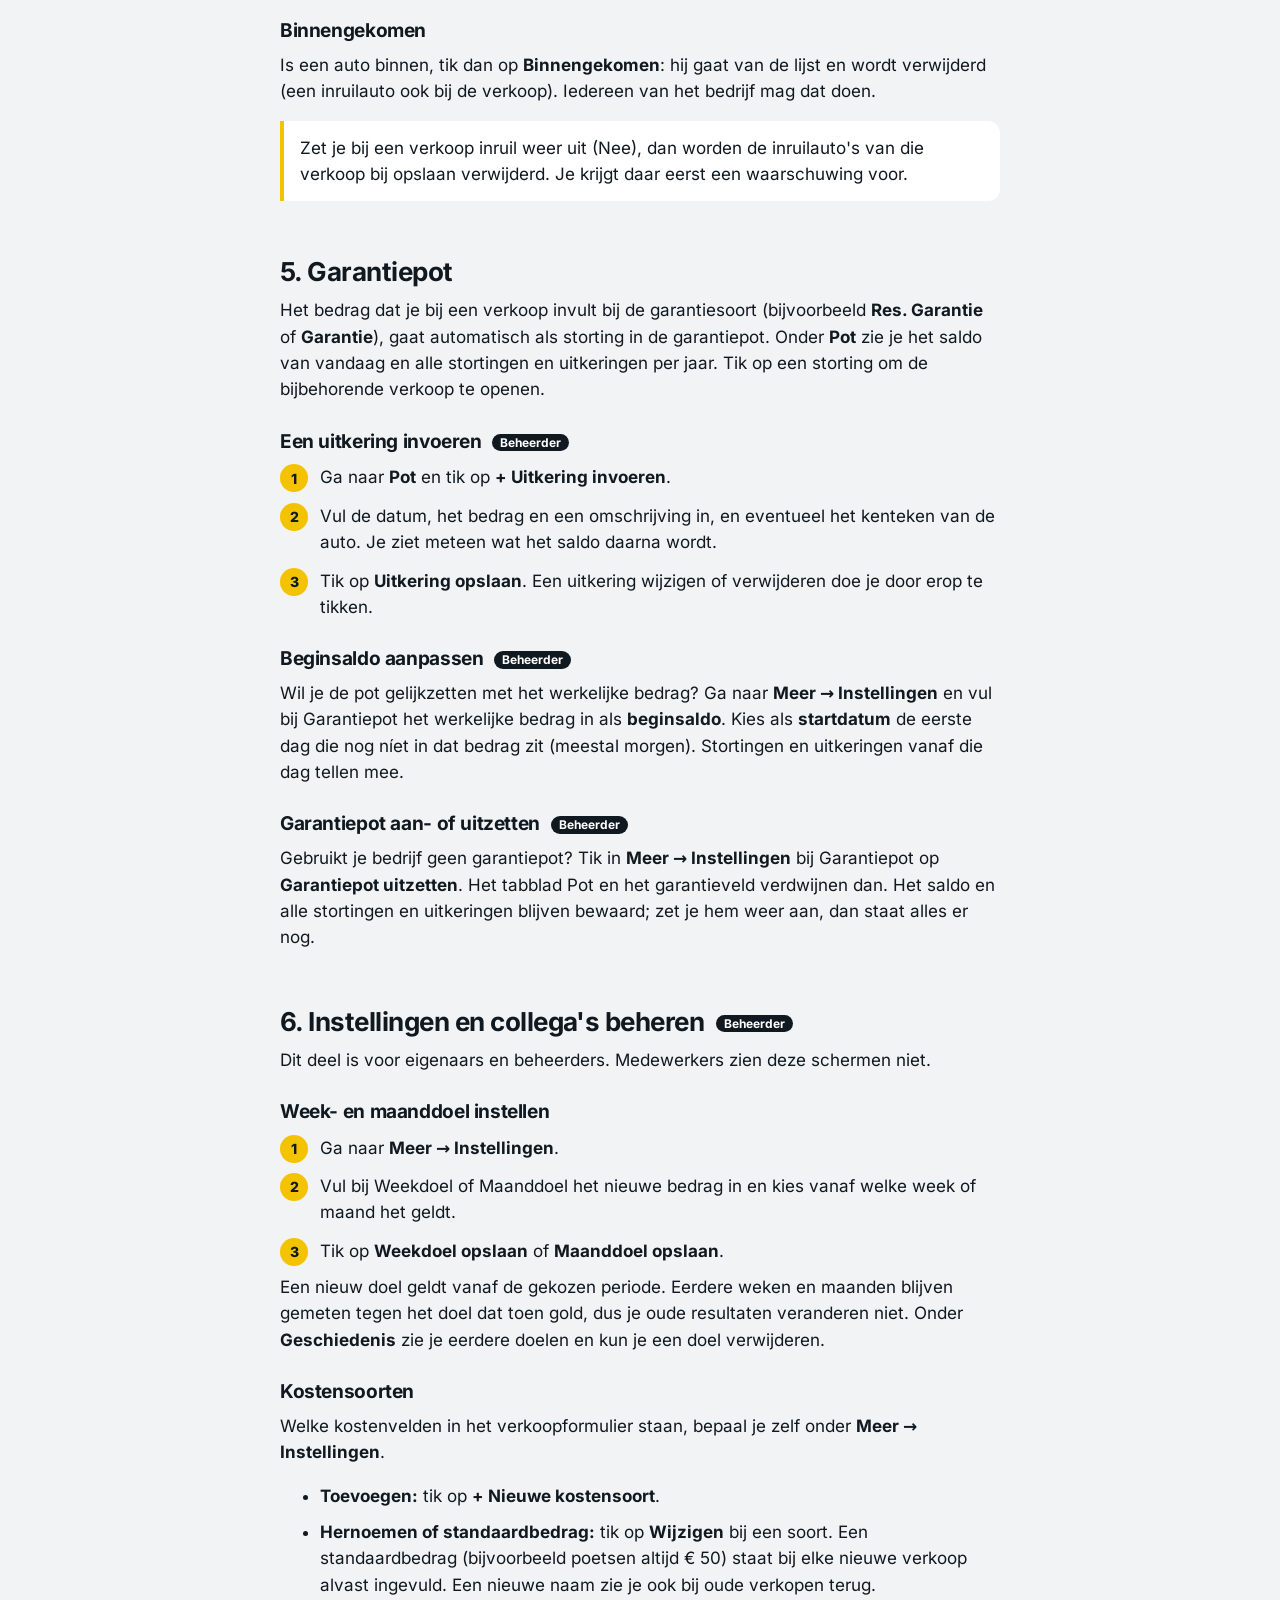
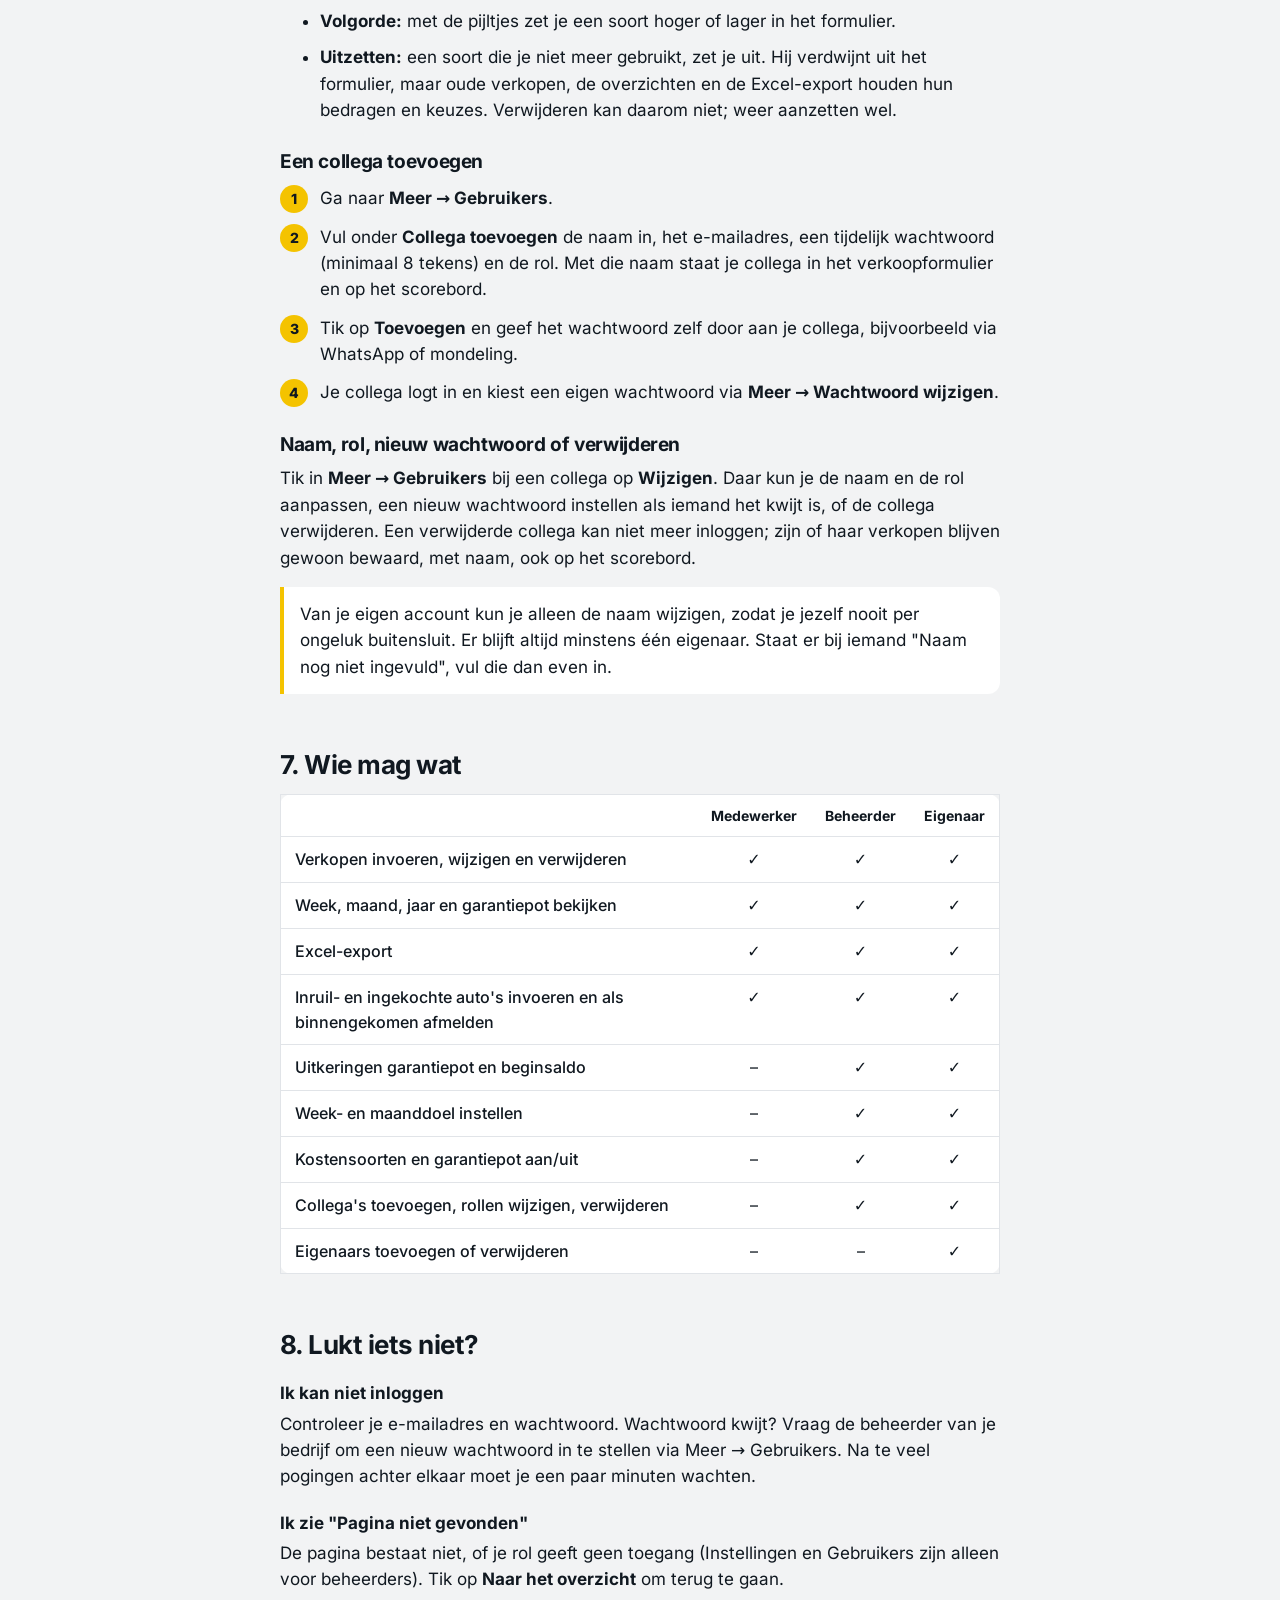
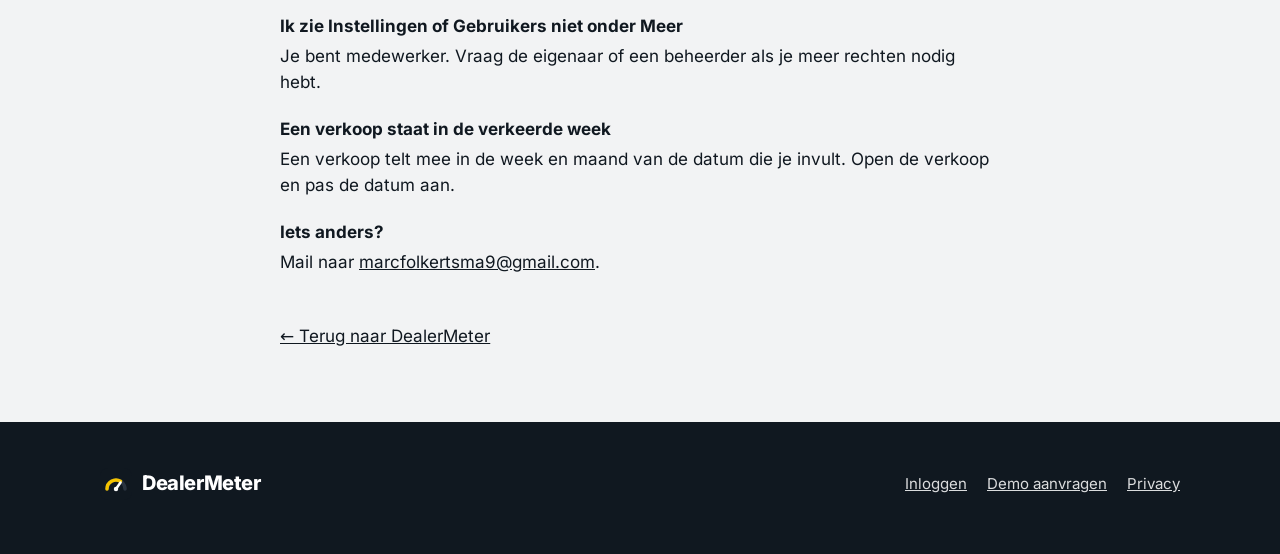
<file: handleiding.html>
<!doctype html>
<html lang="nl">
  <head>
    <meta charset="utf-8" />
    <meta name="viewport" content="width=device-width, initial-scale=1" />
    <title>Handleiding – DealerMeter</title>
    <meta
      name="description"
      content="Zo gebruik je DealerMeter: inloggen, verkopen invoeren, week-, maand- en jaaroverzicht, garantiepot, doelen en collega's beheren."
    />
    <meta name="theme-color" content="#101820" />
    <link rel="icon" href="favicon.svg" type="image/svg+xml" />
    <link rel="preload" href="fonts/inter.woff2" as="font" type="font/woff2" crossorigin />
    <link rel="stylesheet" href="style.css?v=2" />
  </head>
  <body>
    <header class="header">
      <div class="kolom header__binnen">
        <a class="merk" href="index.html">
          <img class="merk__icoon" src="favicon.svg" alt="" width="32" height="32" />
          DealerMeter
        </a>
        <div class="header__acties">
          <a class="knop knop--rand knop--klein" href="https://app.dealermeter.nl/login">Inloggen</a>
          <a class="knop knop--primair knop--klein header__demo" href="index.html#demo"><span class="alleen-breed">Plan een demo</span><span class="alleen-smal">Demo</span></a>
        </div>
      </div>
    </header>

    <main class="tekstpagina handleiding">
      <h1>Handleiding</h1>
      <p class="intro">
        Alles wat je nodig hebt om met DealerMeter te werken: van inloggen tot je eerste verkoop, de overzichten
        en het beheer voor eigenaars en beheerders.
      </p>

      <nav class="inhoud" aria-label="Inhoud">
        <h2>Inhoud</h2>
        <ol>
          <li><a href="#aan-de-slag">Aan de slag</a></li>
          <li><a href="#verkopen">Verkopen invoeren en wijzigen</a></li>
          <li><a href="#berekening">Hoe de winst wordt berekend</a></li>
          <li><a href="#overzichten">Week, maand en jaar</a></li>
          <li><a href="#inruil">Binnenkomst: inruil en inkoop</a></li>
          <li><a href="#garantiepot">Garantiepot</a></li>
          <li><a href="#beheer">Instellingen en collega's beheren</a></li>
          <li><a href="#rollen">Wie mag wat</a></li>
          <li><a href="#problemen">Lukt iets niet?</a></li>
        </ol>
      </nav>

      <!-- 1 -->
      <section id="aan-de-slag">
        <h2>1. Aan de slag</h2>

        <h3>Inloggen</h3>
        <ol class="stappenlijst">
          <li>
            Ga naar <a href="https://app.dealermeter.nl/login">app.dealermeter.nl</a>, of tik op
            <strong>Inloggen</strong> rechtsboven op deze website.
          </li>
          <li>Vul je e-mailadres en wachtwoord in. Die krijg je van de eigenaar of beheerder van je bedrijf.</li>
          <li>
            Je komt meteen in het weekoverzicht van je bedrijf. Het adres eindigt op de naam van je bedrijf, bijvoorbeeld
            <code>/autohuis-sneek</code>. Hoor je bij meer dan één bedrijf, dan kies je eerst het bedrijf.
          </li>
        </ol>
        <p class="tip">
          <strong>Tip:</strong> heb je een tijdelijk wachtwoord gekregen? Kies meteen een eigen wachtwoord via
          <strong>Meer → Wachtwoord wijzigen</strong>.
        </p>

        <h3>DealerMeter op je beginscherm zetten</h3>
        <p>Dan open je DealerMeter met één tik, net als een app. Installeren is niet nodig.</p>
        <ul>
          <li>
            <strong>iPhone (Safari):</strong> open DealerMeter, tik op de deelknop (vierkantje met pijl omhoog) en kies
            <strong>Zet op beginscherm</strong>.
          </li>
          <li>
            <strong>Android (Chrome):</strong> open DealerMeter, tik op de drie puntjes rechtsboven en kies
            <strong>Toevoegen aan startscherm</strong> of <strong>App installeren</strong>.
          </li>
        </ul>

        <h3>Het menu</h3>
        <p>Op je telefoon staat het menu onderin, op de computer bovenin.</p>
        <table>
          <tbody>
            <tr><th scope="row">Week</th><td>Bruto winst, doel en verkopen van deze week. Hier begin je.</td></tr>
            <tr><th scope="row">Maand</th><td>De maand in één oogopslag, met een regel per week.</td></tr>
            <tr><th scope="row">Jaar</th><td>Jaartotalen, grafieken, top modellen en de Excel-export.</td></tr>
            <tr><th scope="row">Pot</th><td>Het saldo van de garantiepot met alle stortingen en uitkeringen.</td></tr>
            <tr><th scope="row">Meer</th><td>Wachtwoord wijzigen, uitloggen en (voor beheerders) Instellingen en Gebruikers.</td></tr>
          </tbody>
        </table>
      </section>

      <!-- 2 -->
      <section id="verkopen">
        <h2>2. Verkopen invoeren en wijzigen</h2>

        <h3>Een nieuwe verkoop invoeren</h3>
        <ol class="stappenlijst">
          <li>Tik op de gele knop <strong>+ Nieuwe verkoop</strong>.</li>
          <li>
            <strong>Auto:</strong> de datum staat al op vandaag. Vul het kenteken in (streepjes komen er vanzelf in):
            merk, model en bouwjaar worden dan bij de RDW opgehaald en ingevuld, als je ze nog niet had ingevuld. Vul
            daarna het aantal dagen in dat de auto op voorraad stond.
          </li>
          <li>
            <strong>Verkoop:</strong> kies bij <strong>Verkocht door</strong> wie de auto verkocht heeft. Standaard sta
            je er zelf in; voer je een verkoop in voor een collega, tik dan op diens naam. Kies daarna
            <strong>Marge</strong> of <strong>BTW</strong>, en bij
            <strong>Verkocht aan</strong> de soort klant: <strong>Particulier</strong>, <strong>B2B</strong>,
            <strong>Export</strong> of <strong>Overig</strong> (verplicht). Is er een auto ingeruild, kies dan bij
            <strong>Auto ingeruild?</strong> voor <strong>Ja</strong> en vul de inruilauto in (zie
            <a href="#inruil">Inruilauto's</a>). Vul de inkoopprijs en verkoopprijs in. Bij een export-auto vul je ook de BPM-teruggave in.
          </li>
          <li>
            <strong>Kosten:</strong> de kostensoorten van je bedrijf, bijvoorbeeld transport, werkplaats, garantie en
            poetsen. Vaste bedragen staan er soms al in (het standaardbedrag); die kun je aanpassen of leegmaken. Alle
            kostenvelden zijn optioneel; een leeg veld telt als € 0.
          </li>
          <li>
            Onderaan zie je onder <strong>Berekening</strong> direct de winst na BTW, de kosten, de bruto winst en
            de marge. Levert de verkoop verlies op, dan wordt dat rood gemeld.
          </li>
          <li>Tik op <strong>Verkoop opslaan</strong>. Je gaat terug naar de week van die verkoop.</li>
        </ol>
        <p class="tip">
          <strong>Let op:</strong> vul bij een BTW-auto de inkoopprijs <em>inclusief</em> BTW in, net als de
          verkoopprijs. DealerMeter rekent de BTW daarna over de winst.
        </p>

        <h3>Een verkoop wijzigen of verwijderen</h3>
        <ol class="stappenlijst">
          <li>Tik in een overzicht op de verkoop.</li>
          <li>Pas aan wat nodig is en tik op <strong>Wijzigingen opslaan</strong>.</li>
          <li>
            Verwijderen doe je onderaan met <strong>Verwijderen</strong>. Je krijgt eerst nog een vraag ter
            bevestiging; een verwijderde verkoop is niet terug te halen.
          </li>
        </ol>
      </section>

      <!-- 3 -->
      <section id="berekening">
        <h2>3. Hoe de winst wordt berekend</h2>
        <p>Elke verkoop wordt op dezelfde manier doorgerekend, voor marge- én BTW-auto's:</p>
        <table>
          <tbody>
            <tr><th scope="row">Winst na BTW</th><td>(verkoopprijs − inkoopprijs) ÷ 1,21. Bij verlies wordt geen BTW teruggerekend: dan is het gewoon verkoopprijs − inkoopprijs.</td></tr>
            <tr><th scope="row">Bruto winst</th><td>winst na BTW + BPM-teruggave − alle kosten. De BPM-teruggave telt belastingvrij mee.</td></tr>
            <tr><th scope="row">Marge %</th><td>bruto winst ÷ verkoopprijs.</td></tr>
          </tbody>
        </table>
        <p>
          <strong>Voorbeeld:</strong> een marge-auto ingekocht voor € 10.000 en verkocht voor € 12.420. Winst na BTW
          is € 2.420 ÷ 1,21 = € 2.000. Met € 550 aan kosten blijft er € 1.450 bruto winst over, een marge van 11,7%.
        </p>
        <p>
          In de overzichten is <strong>Gem. marge</strong> de totale bruto winst gedeeld door de totale omzet, en
          <strong>Winst per auto</strong> de totale bruto winst gedeeld door het aantal verkochte auto's.
        </p>
      </section>

      <!-- 4 -->
      <section id="overzichten">
        <h2>4. Week, maand en jaar</h2>

        <h3>Weekoverzicht</h3>
        <p>
          De donkere kaart bovenaan toont de bruto winst van de week en hoe ver je bent richting je weekdoel. Het
          witte streepje in de gele balk staat waar je volgens schema nu zou moeten zijn. Het label rechtsboven zegt
          hoe je ervoor staat:
        </p>
        <ul>
          <li><strong>Voor op schema</strong> of <strong>Achter op schema</strong>: de week loopt nog.</li>
          <li><strong>Doel gehaald</strong> of <strong>Doel niet gehaald</strong>: de week is voorbij (of het doel is al binnen).</li>
        </ul>
        <p>
          Daaronder staan het aantal verkochte auto's, de omzet, de winst per auto en de gemiddelde marge, het
          <strong>scorebord</strong> en de verkopen van die week. Het scorebord zet de verkopers op volgorde van het
          aantal verkochte auto's, met per verkoper de omzet en de bruto winst. In de lijst met verkopen staat bij elke
          auto de datum, de soort klant en de verkoper. Met de pijltjes ga je naar de vorige of volgende week; met
          <strong>Naar deze week</strong> kom je terug. Een week loopt van maandag tot en met zondag.
        </p>

        <h3>Maandoverzicht</h3>
        <p>
          Dezelfde kaart, kengetallen en hetzelfde scorebord voor de maand, met een tabel per week. Daarin zie je per week of het weekdoel
          is gehaald. Een week die over de maandgrens loopt, telt alleen mee met de dagen in deze maand en wordt niet
          met het weekdoel vergeleken. Onderaan kun je alle verkopen van de maand openklappen.
        </p>

        <h3>Jaaroverzicht en Excel-export</h3>
        <p>
          Het jaaroverzicht toont de jaartotalen en het saldo van de garantiepot, hoeveel week- en maanddoelen er zijn
          gehaald, grafieken van de bruto winst per week en cumulatief, het scorebord van het hele jaar, de top
          modellen, de kosten per soort en de verdeling over soort klant. Oudere verkopen zonder soort klant of
          verkoper staan daar als <strong>Onbekend</strong>; open zo'n verkoop en vul ze aan. De soort klant en de
          verkoper staan ook als kolom in de Excel-export.
        </p>
        <p>
          Met <strong>Exporteer … naar Excel</strong> download je het hele jaar: een tabblad met alle verkopen inclusief
          berekende winst, een tabblad met maand- en weektotalen en een tabblad met de garantiepot. Handig voor je
          boekhouder.
        </p>
      </section>

      <!-- Inruil -->
      <section id="inruil">
        <h2>Binnenkomst: inruil en inkoop</h2>
        <p>
          Onder de tab <strong>Binnenkomst</strong> staan alle auto's die nog binnen moeten komen: ingeruilde en
          ingekochte. Het menu toont hoeveel het er zijn; de auto die het langst onderweg is, staat bovenaan. Met de
          knoppen <strong>Alles</strong>, <strong>Inruil</strong> en <strong>Inkoop</strong> filter je de lijst.
        </p>

        <h3>Een inruilauto vastleggen</h3>
        <ol class="stappenlijst">
          <li>Kies bij de verkoop bij <strong>Auto ingeruild?</strong> voor <strong>Ja</strong>. Er verschijnt een blok Inruilauto's.</li>
          <li>
            Vul het <strong>kenteken</strong> in (verplicht). Merk, model, bouwjaar, kleur en brandstof worden bij de
            RDW opgehaald. Kent de RDW het kenteken niet, vul dan merk en model zelf in.
          </li>
          <li>
            Vul eventueel de <strong>kilometerstand</strong>, de <strong>inruilwaarde</strong> en een
            <strong>opmerking</strong> in (bijvoorbeeld schade of sleutels). De kilometerstand komt niet van de RDW.
          </li>
          <li>Meer dan één inruilauto? Tik op <strong>+ Nog een inruilauto</strong>.</li>
        </ol>

        <h3>Een ingekochte auto vastleggen</h3>
        <ol class="stappenlijst">
          <li>Ga naar <strong>Binnenkomst</strong> en tik op <strong>+ Ingekochte auto</strong>.</li>
          <li>Vul het <strong>kenteken</strong> in (verplicht); merk, model, bouwjaar, kleur en brandstof komen van de RDW.</li>
          <li>
            Vul eventueel de kilometerstand, de <strong>inkoopprijs</strong>, bij wie je de auto
            <strong>gekocht</strong> hebt en een opmerking in. De <strong>inkoopdatum</strong> staat op vandaag; pas
            hem aan als de auto eerder is gekocht. De lijst toont hoeveel dagen de auto al onderweg is.
          </li>
          <li>Tik op <strong>Auto toevoegen</strong>. Met <strong>Wijzigen</strong> pas je de gegevens later aan.</li>
        </ol>

        <h3>Binnengekomen</h3>
        <p>
          Is een auto binnen, tik dan op <strong>Binnengekomen</strong>: hij gaat van de lijst en wordt verwijderd (een
          inruilauto ook bij de verkoop). Iedereen van het bedrijf mag dat doen.
        </p>
        <p class="tip">
          Zet je bij een verkoop inruil weer uit (Nee), dan worden de inruilauto's van die verkoop bij opslaan verwijderd. Je
          krijgt daar eerst een waarschuwing voor.
        </p>
      </section>

      <!-- 5 -->
      <section id="garantiepot">
        <h2>5. Garantiepot</h2>
        <p>
          Het bedrag dat je bij een verkoop invult bij de garantiesoort (bijvoorbeeld <strong>Res. Garantie</strong>
          of <strong>Garantie</strong>), gaat automatisch als storting in de garantiepot. Onder <strong>Pot</strong> zie je het saldo van vandaag en alle stortingen en
          uitkeringen per jaar. Tik op een storting om de bijbehorende verkoop te openen.
        </p>

        <h3>Een uitkering invoeren <span class="rol-label">Beheerder</span></h3>
        <ol class="stappenlijst">
          <li>Ga naar <strong>Pot</strong> en tik op <strong>+ Uitkering invoeren</strong>.</li>
          <li>Vul de datum, het bedrag en een omschrijving in, en eventueel het kenteken van de auto. Je ziet meteen wat het saldo daarna wordt.</li>
          <li>Tik op <strong>Uitkering opslaan</strong>. Een uitkering wijzigen of verwijderen doe je door erop te tikken.</li>
        </ol>

        <h3>Beginsaldo aanpassen <span class="rol-label">Beheerder</span></h3>
        <p>
          Wil je de pot gelijkzetten met het werkelijke bedrag? Ga naar <strong>Meer → Instellingen</strong> en vul
          bij Garantiepot het werkelijke bedrag in als <strong>beginsaldo</strong>. Kies als
          <strong>startdatum</strong> de eerste dag die nog níet in dat bedrag zit (meestal morgen). Stortingen en
          uitkeringen vanaf die dag tellen mee.
        </p>

        <h3>Garantiepot aan- of uitzetten <span class="rol-label">Beheerder</span></h3>
        <p>
          Gebruikt je bedrijf geen garantiepot? Tik in <strong>Meer → Instellingen</strong> bij Garantiepot op
          <strong>Garantiepot uitzetten</strong>. Het tabblad Pot en het garantieveld verdwijnen dan. Het saldo en alle
          stortingen en uitkeringen blijven bewaard; zet je hem weer aan, dan staat alles er nog.
        </p>
      </section>

      <!-- 6 -->
      <section id="beheer">
        <h2>6. Instellingen en collega's beheren <span class="rol-label">Beheerder</span></h2>
        <p>Dit deel is voor eigenaars en beheerders. Medewerkers zien deze schermen niet.</p>

        <h3>Week- en maanddoel instellen</h3>
        <ol class="stappenlijst">
          <li>Ga naar <strong>Meer → Instellingen</strong>.</li>
          <li>Vul bij Weekdoel of Maanddoel het nieuwe bedrag in en kies vanaf welke week of maand het geldt.</li>
          <li>Tik op <strong>Weekdoel opslaan</strong> of <strong>Maanddoel opslaan</strong>.</li>
        </ol>
        <p>
          Een nieuw doel geldt vanaf de gekozen periode. Eerdere weken en maanden blijven gemeten tegen het doel dat
          toen gold, dus je oude resultaten veranderen niet. Onder <strong>Geschiedenis</strong> zie je eerdere doelen
          en kun je een doel verwijderen.
        </p>

        <h3>Kostensoorten</h3>
        <p>
          Welke kostenvelden in het verkoopformulier staan, bepaal je zelf onder
          <strong>Meer → Instellingen</strong>.
        </p>
        <ul>
          <li><strong>Toevoegen:</strong> tik op <strong>+ Nieuwe kostensoort</strong>.</li>
          <li>
            <strong>Hernoemen of standaardbedrag:</strong> tik op <strong>Wijzigen</strong> bij een soort. Een
            standaardbedrag (bijvoorbeeld poetsen altijd € 50) staat bij elke nieuwe verkoop alvast ingevuld. Een
            nieuwe naam zie je ook bij oude verkopen terug.
          </li>
          <li><strong>Volgorde:</strong> met de pijltjes zet je een soort hoger of lager in het formulier.</li>
          <li>
            <strong>Uitzetten:</strong> een soort die je niet meer gebruikt, zet je uit. Hij verdwijnt uit het formulier,
            maar oude verkopen, de overzichten en de Excel-export houden hun bedragen en keuzes. Verwijderen kan daarom
            niet; weer aanzetten wel.
          </li>
        </ul>

        <h3>Een collega toevoegen</h3>
        <ol class="stappenlijst">
          <li>Ga naar <strong>Meer → Gebruikers</strong>.</li>
          <li>Vul onder <strong>Collega toevoegen</strong> de naam in, het e-mailadres, een tijdelijk wachtwoord (minimaal 8 tekens) en de rol. Met die naam staat je collega in het verkoopformulier en op het scorebord.</li>
          <li>Tik op <strong>Toevoegen</strong> en geef het wachtwoord zelf door aan je collega, bijvoorbeeld via WhatsApp of mondeling.</li>
          <li>Je collega logt in en kiest een eigen wachtwoord via <strong>Meer → Wachtwoord wijzigen</strong>.</li>
        </ol>

        <h3>Naam, rol, nieuw wachtwoord of verwijderen</h3>
        <p>
          Tik in <strong>Meer → Gebruikers</strong> bij een collega op <strong>Wijzigen</strong>. Daar kun je de naam
          en de rol aanpassen, een nieuw wachtwoord instellen als iemand het kwijt is, of de collega verwijderen. Een
          verwijderde collega kan niet meer inloggen; zijn of haar verkopen blijven gewoon bewaard, met naam, ook op
          het scorebord.
        </p>
        <p class="tip">
          Van je eigen account kun je alleen de naam wijzigen, zodat je jezelf nooit per ongeluk buitensluit. Er blijft
          altijd minstens één eigenaar. Staat er bij iemand "Naam nog niet ingevuld", vul die dan even in.
        </p>
      </section>

      <!-- 7 -->
      <section id="rollen">
        <h2>7. Wie mag wat</h2>
        <div class="tabel-scroll">
          <table class="rollen">
            <thead>
              <tr><th scope="col"></th><th scope="col">Medewerker</th><th scope="col">Beheerder</th><th scope="col">Eigenaar</th></tr>
            </thead>
            <tbody>
              <tr><th scope="row">Verkopen invoeren, wijzigen en verwijderen</th><td>✓</td><td>✓</td><td>✓</td></tr>
              <tr><th scope="row">Week, maand, jaar en garantiepot bekijken</th><td>✓</td><td>✓</td><td>✓</td></tr>
              <tr><th scope="row">Excel-export</th><td>✓</td><td>✓</td><td>✓</td></tr>
              <tr><th scope="row">Inruil- en ingekochte auto's invoeren en als binnengekomen afmelden</th><td>✓</td><td>✓</td><td>✓</td></tr>
              <tr><th scope="row">Uitkeringen garantiepot en beginsaldo</th><td>–</td><td>✓</td><td>✓</td></tr>
              <tr><th scope="row">Week- en maanddoel instellen</th><td>–</td><td>✓</td><td>✓</td></tr>
              <tr><th scope="row">Kostensoorten en garantiepot aan/uit</th><td>–</td><td>✓</td><td>✓</td></tr>
              <tr><th scope="row">Collega's toevoegen, rollen wijzigen, verwijderen</th><td>–</td><td>✓</td><td>✓</td></tr>
              <tr><th scope="row">Eigenaars toevoegen of verwijderen</th><td>–</td><td>–</td><td>✓</td></tr>
            </tbody>
          </table>
        </div>
      </section>

      <!-- 8 -->
      <section id="problemen">
        <h2>8. Lukt iets niet?</h2>
        <dl class="vragen">
          <dt>Ik kan niet inloggen</dt>
          <dd>
            Controleer je e-mailadres en wachtwoord. Wachtwoord kwijt? Vraag de beheerder van je bedrijf om een nieuw
            wachtwoord in te stellen via Meer → Gebruikers. Na te veel pogingen achter elkaar moet je een paar minuten
            wachten.
          </dd>
          <dt>Ik zie "Pagina niet gevonden"</dt>
          <dd>
            De pagina bestaat niet, of je rol geeft geen toegang (Instellingen en Gebruikers zijn alleen voor
            beheerders). Tik op <strong>Naar het overzicht</strong> om terug te gaan.
          </dd>
          <dt>Ik zie Instellingen of Gebruikers niet onder Meer</dt>
          <dd>Je bent medewerker. Vraag de eigenaar of een beheerder als je meer rechten nodig hebt.</dd>
          <dt>Een verkoop staat in de verkeerde week</dt>
          <dd>Een verkoop telt mee in de week en maand van de datum die je invult. Open de verkoop en pas de datum aan.</dd>
          <dt>Iets anders?</dt>
          <dd>Mail naar <a href="mailto:marcfolkertsma9@gmail.com">marcfolkertsma9@gmail.com</a>.</dd>
        </dl>
      </section>

      <p class="terug"><a href="index.html">← Terug naar DealerMeter</a></p>
    </main>

    <footer class="footer">
      <div class="kolom footer__binnen">
        <a class="merk" href="index.html">
          <img class="merk__icoon" src="favicon.svg" alt="" width="32" height="32" />
          DealerMeter
        </a>
        <nav aria-label="Voettekst">
          <a href="https://app.dealermeter.nl/login">Inloggen</a>
          <a href="index.html#demo">Demo aanvragen</a>
          <a href="privacy.html">Privacy</a>
        </nav>
      </div>
    </footer>
  </body>
</html>
</file>
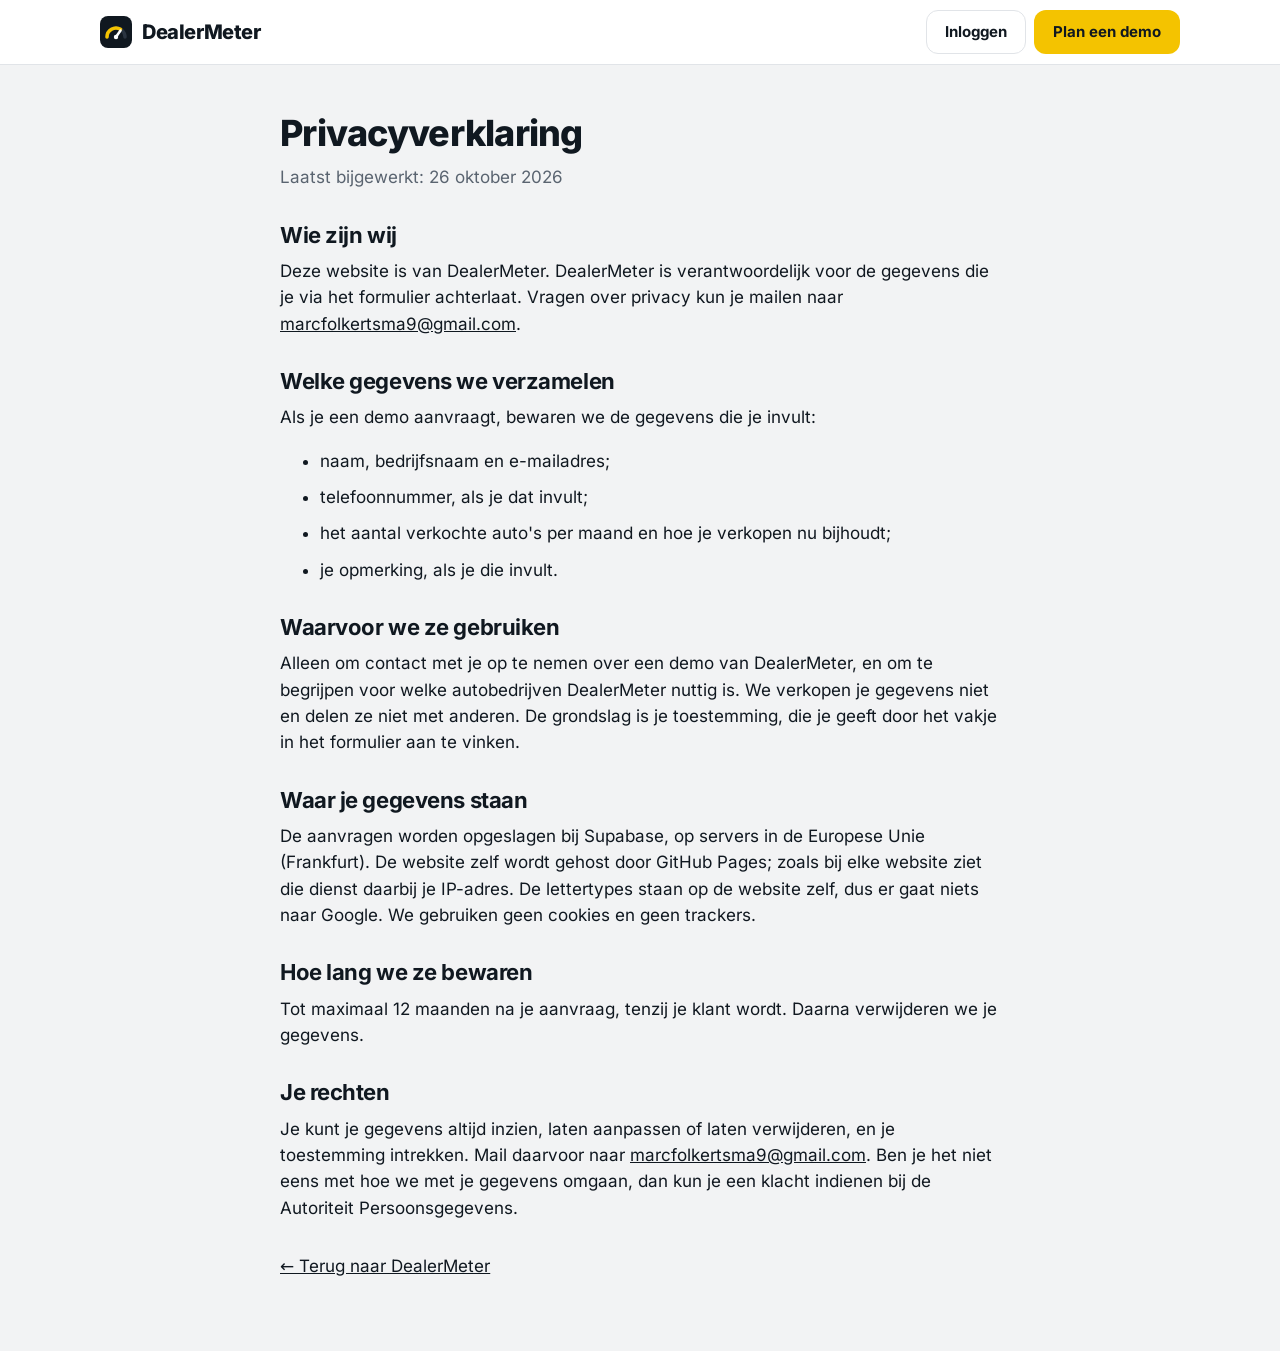
<file: privacy.html>
<!doctype html>
<html lang="nl">
  <head>
    <meta charset="utf-8" />
    <meta name="viewport" content="width=device-width, initial-scale=1" />
    <title>Privacyverklaring – DealerMeter</title>
    <meta name="theme-color" content="#101820" />
    <link rel="icon" href="favicon.svg" type="image/svg+xml" />
    <link rel="preload" href="fonts/inter.woff2" as="font" type="font/woff2" crossorigin />
    <link rel="stylesheet" href="style.css?v=2" />
  </head>
  <body>
    <header class="header">
      <div class="kolom header__binnen">
        <a class="merk" href="index.html">
          <img class="merk__icoon" src="favicon.svg" alt="" width="32" height="32" />
          DealerMeter
        </a>
        <div class="header__acties">
          <a class="knop knop--rand knop--klein" href="https://app.dealermeter.nl/login">Inloggen</a>
          <a class="knop knop--primair knop--klein header__demo" href="index.html#demo"><span class="alleen-breed">Plan een demo</span><span class="alleen-smal">Demo</span></a>
        </div>
      </div>
    </header>

    <main class="tekstpagina">
      <h1>Privacyverklaring</h1>
      <p class="grafiet">Laatst bijgewerkt: 26 oktober 2026</p>

      <h2>Wie zijn wij</h2>
      <p>
        Deze website is van DealerMeter. DealerMeter is verantwoordelijk voor de gegevens die je via het
        formulier achterlaat. Vragen over privacy kun je mailen naar <a href="mailto:marcfolkertsma9@gmail.com">marcfolkertsma9@gmail.com</a>.
      </p>

      <h2>Welke gegevens we verzamelen</h2>
      <p>Als je een demo aanvraagt, bewaren we de gegevens die je invult:</p>
      <ul>
        <li>naam, bedrijfsnaam en e-mailadres;</li>
        <li>telefoonnummer, als je dat invult;</li>
        <li>het aantal verkochte auto's per maand en hoe je verkopen nu bijhoudt;</li>
        <li>je opmerking, als je die invult.</li>
      </ul>

      <h2>Waarvoor we ze gebruiken</h2>
      <p>
        Alleen om contact met je op te nemen over een demo van DealerMeter, en om te begrijpen voor welke
        autobedrijven DealerMeter nuttig is. We verkopen je gegevens niet en delen ze niet met anderen. De
        grondslag is je toestemming, die je geeft door het vakje in het formulier aan te vinken.
      </p>

      <h2>Waar je gegevens staan</h2>
      <p>
        De aanvragen worden opgeslagen bij Supabase, op servers in de Europese Unie (Frankfurt). De website zelf
        wordt gehost door GitHub Pages; zoals bij elke website ziet die dienst daarbij je IP-adres. De
        lettertypes staan op de website zelf, dus er gaat niets naar Google. We gebruiken geen cookies en geen
        trackers.
      </p>

      <h2>Hoe lang we ze bewaren</h2>
      <p>
        Tot maximaal 12 maanden na je aanvraag, tenzij je klant
        wordt. Daarna verwijderen we je gegevens.
      </p>

      <h2>Je rechten</h2>
      <p>
        Je kunt je gegevens altijd inzien, laten aanpassen of laten verwijderen, en je toestemming intrekken.
        Mail daarvoor naar <a href="mailto:marcfolkertsma9@gmail.com">marcfolkertsma9@gmail.com</a>. Ben je het niet eens met hoe we met je
        gegevens omgaan, dan kun je een klacht indienen bij de Autoriteit Persoonsgegevens.
      </p>

      <p style="margin-top: 32px"><a href="index.html">← Terug naar DealerMeter</a></p>
    </main>
  </body>
</html>
</file>
<file: style.css>
/*
 * DealerMeter – huisstijl. Alle kleuren als tokens; dezelfde waarden als in de app.
 */

/* Lettertypes staan op de site zelf (geen verbinding met Google). Licentie: SIL OFL, zie fonts/. */
@font-face {
  font-family: "Inter";
  font-style: normal;
  font-display: swap;
  font-weight: 100 900;
  src: url("fonts/inter.woff2") format("woff2-variations"), url("fonts/inter.woff2") format("woff2");
}

@font-face {
  font-family: "JetBrains Mono";
  font-style: normal;
  font-display: swap;
  font-weight: 700;
  src: url("fonts/jetbrains-mono-700.woff2") format("woff2");
}
:root {
  --inkt: #101820;
  --inkt-zacht: #2a3440;
  --grafiet: #5a6470;
  --achtergrond: #f2f3f4;
  --kaart: #ffffff;
  --rand: #e1e4e8;
  --geel: #f4c300;
  --winst: #15803d;
  --verlies: #b91c1c;
  --waarschuwing: #92400e;
  --waarschuwing-zacht: #fef3c7;

  --radius: 12px;
  --kolom: 1120px;
  --font: "Inter", system-ui, -apple-system, "Segoe UI", Roboto, sans-serif;
  --mono: "JetBrains Mono", ui-monospace, Menlo, monospace;
}

*,
*::before,
*::after {
  box-sizing: border-box;
}

html {
  -webkit-text-size-adjust: 100%;
  scroll-behavior: smooth;
}

body {
  margin: 0;
  background: var(--achtergrond);
  color: var(--inkt);
  font-family: var(--font);
  font-size: 17px;
  line-height: 1.55;
}

/* Even brede cijfers alleen waar bedragen staan: in Inter maakt deze instelling ook het streepje breder. */
.scherm,
.rekenkaart {
  font-variant-numeric: tabular-nums;
}

img,
svg {
  display: block;
  max-width: 100%;
}

a {
  color: inherit;
}

h1,
h2,
h3 {
  line-height: 1.15;
  letter-spacing: -0.02em;
  margin: 0;
}

p {
  margin: 0;
}

.kolom {
  width: 100%;
  max-width: var(--kolom);
  margin: 0 auto;
  padding: 0 20px;
}

/* Ruimte voor de vaste header bij menulinks en bij springen naar een formulierveld. */
[id] {
  scroll-margin-top: 80px;
}

.sr-only {
  position: absolute;
  width: 1px;
  height: 1px;
  overflow: hidden;
  clip: rect(0 0 0 0);
  white-space: nowrap;
}

:focus-visible {
  outline: 2px solid var(--inkt);
  outline-offset: 2px;
}

/* ---------- Knoppen ---------- */

.knop {
  display: inline-flex;
  align-items: center;
  justify-content: center;
  gap: 8px;
  min-height: 52px;
  padding: 0 24px;
  border-radius: var(--radius);
  border: 1px solid transparent;
  font: inherit;
  font-weight: 700;
  text-decoration: none;
  cursor: pointer;
  transition: filter 0.15s, background-color 0.15s;
}

/* Kentekengeel altijd met inkt-tekst */
.knop--primair {
  background: var(--geel);
  color: var(--inkt);
}
.knop--primair:hover {
  filter: brightness(0.95);
}

.knop--licht {
  background: transparent;
  color: #fff;
  border-color: rgb(255 255 255 / 0.35);
}
.knop--licht:hover {
  background: rgb(255 255 255 / 0.08);
}

.knop--klein {
  min-height: 44px;
  padding: 0 18px;
  font-size: 15px;
}

/* Omlijnd, voor op een lichte achtergrond (Inloggen) */
.knop--rand {
  background: var(--kaart);
  color: var(--inkt);
  border-color: var(--rand);
}
.knop--rand:hover {
  border-color: var(--inkt);
}

/* ---------- Header ---------- */

.header {
  position: sticky;
  top: 0;
  z-index: 10;
  background: var(--kaart);
  border-bottom: 1px solid var(--rand);
}

.header__binnen {
  display: flex;
  align-items: center;
  justify-content: space-between;
  gap: 16px;
  height: 64px;
}

.merk {
  display: inline-flex;
  align-items: center;
  gap: 10px;
  min-height: 44px;
  font-weight: 800;
  font-size: 20px;
  letter-spacing: -0.02em;
  text-decoration: none;
}

.merk__icoon {
  width: 32px;
  height: 32px;
}

.header__nav {
  display: none;
  gap: 4px;
}

.header__nav a {
  display: inline-flex;
  align-items: center;
  min-height: 44px;
  padding: 0 12px;
  color: var(--grafiet);
  font-weight: 500;
  text-decoration: none;
}

.header__nav a:hover {
  color: var(--inkt);
}

/* Menu pas tonen als het naast merk en knoppen past. */
@media (min-width: 1080px) {
  .header__nav {
    display: flex;
  }
}

.header__acties {
  display: flex;
  gap: 8px;
}

.alleen-smal {
  display: none;
}

/* Telefoon: merk, Inloggen en een korte demoknop passen naast elkaar. */
@media (max-width: 479px) {
  .header .merk {
    font-size: 18px;
  }
  .header .knop--klein {
    padding: 0 14px;
  }
  .alleen-breed {
    display: none;
  }
  .alleen-smal {
    display: inline;
  }
}

/* Heel smal: alleen Inloggen; de demoknop staat ook bovenaan de pagina. */
@media (max-width: 369px) {
  .header__demo {
    display: none;
  }
}

/* ---------- Hero ---------- */

.hero {
  background: var(--inkt);
  color: #fff;
  overflow: hidden;
}

.hero__binnen {
  display: grid;
  gap: 48px;
  padding-top: 56px;
  padding-bottom: 64px;
  align-items: center;
}

.label {
  display: inline-block;
  font-family: var(--mono);
  font-size: 13px;
  font-weight: 700;
  letter-spacing: 0.04em;
  padding: 3px 8px;
  border-radius: 5px;
  border: 1px solid var(--inkt);
  background: var(--geel);
  color: var(--inkt);
}

.hero h1 {
  margin-top: 20px;
  font-size: clamp(36px, 7vw, 60px);
  font-weight: 800;
}

.hero h1 em {
  font-style: normal;
  color: var(--geel);
}

.hero__tekst {
  margin-top: 20px;
  max-width: 34em;
  font-size: 19px;
  color: rgb(255 255 255 / 0.78);
}

.hero__knoppen {
  display: flex;
  flex-wrap: wrap;
  gap: 12px;
  margin-top: 32px;
}

.hero__bewijs {
  margin-top: 28px;
  font-size: 15px;
  color: rgb(255 255 255 / 0.65);
}

.hero__bewijs strong {
  color: #fff;
}

@media (min-width: 960px) {
  .hero__binnen {
    grid-template-columns: 1.1fr 0.9fr;
    padding-top: 80px;
    padding-bottom: 88px;
  }
}

/* ---------- Telefoon-mockup (nagebouwd weekscherm) ---------- */

.telefoon {
  width: min(340px, 100%);
  margin: 0 auto;
  padding: 10px;
  border-radius: 44px;
  background: #000;
  box-shadow: 0 30px 80px rgb(0 0 0 / 0.45), inset 0 0 0 2px var(--inkt-zacht);
}

.scherm {
  border-radius: 34px;
  overflow: hidden;
  background: var(--achtergrond);
  color: var(--inkt);
  font-size: 13px;
}

.scherm__kop {
  display: flex;
  align-items: center;
  gap: 6px;
  height: 46px;
  padding: 0 16px;
  background: var(--kaart);
  border-bottom: 1px solid var(--rand);
  font-weight: 800;
  font-size: 14px;
}

.scherm__kop svg {
  width: 22px;
  height: 22px;
}

.scherm__kop span {
  line-height: 1.15;
}

.scherm__kop small {
  display: block;
  font-size: 9px;
  font-weight: 500;
  color: var(--grafiet);
}

.scherm__inhoud {
  display: grid;
  gap: 8px;
  padding: 12px;
}

.mock-week {
  text-align: center;
}

.mock-week strong {
  display: block;
  font-size: 18px;
}

.mock-week span {
  color: var(--grafiet);
  font-size: 12px;
}

.mock-winst {
  padding: 14px;
  border-radius: 14px;
  background: var(--inkt);
  color: #fff;
}

.mock-winst__boven {
  display: flex;
  justify-content: space-between;
  align-items: center;
  gap: 8px;
  font-size: 11px;
  color: rgb(255 255 255 / 0.75);
}

.badge {
  display: inline-block;
  padding: 3px 8px;
  border-radius: 999px;
  font-size: 11px;
  font-weight: 700;
  white-space: nowrap;
}

.badge--geel {
  background: var(--geel);
  color: var(--inkt);
}

.badge--waarschuwing {
  background: var(--waarschuwing-zacht);
  color: var(--waarschuwing);
}

.mock-winst__bedrag {
  margin-top: 4px;
  font-size: 28px;
  font-weight: 800;
  letter-spacing: -0.02em;
}

.balk {
  position: relative;
  height: 8px;
  margin-top: 10px;
  border-radius: 999px;
  background: var(--inkt-zacht);
}

.balk__vulling {
  height: 100%;
  border-radius: 999px;
  background: var(--geel);
}

.balk__schema {
  position: absolute;
  top: -3px;
  bottom: -3px;
  width: 2px;
  border-radius: 2px;
  background: #fff;
}

.mock-winst__onder {
  display: flex;
  justify-content: space-between;
  margin-top: 6px;
  font-size: 11px;
  color: rgb(255 255 255 / 0.75);
}

.mock-kpis {
  display: grid;
  grid-template-columns: 1fr 1fr;
  gap: 6px;
}

.mock-kpi {
  padding: 8px;
  border-radius: 10px;
  border: 1px solid var(--rand);
  background: var(--kaart);
}

.mock-kpi span {
  display: block;
  font-size: 10px;
  color: var(--grafiet);
}

.mock-kpi strong {
  font-size: 15px;
}

.mock-lijst {
  border-radius: 10px;
  border: 1px solid var(--rand);
  background: var(--kaart);
}

.mock-rij {
  display: flex;
  justify-content: space-between;
  gap: 8px;
  padding: 9px 10px;
}

.mock-rij + .mock-rij {
  border-top: 1px solid var(--rand);
}

.mock-rij strong {
  display: block;
  font-size: 13px;
}

.mock-rij small {
  color: var(--grafiet);
  font-size: 10px;
}

.mock-rij__rechts {
  text-align: right;
}

.winst {
  color: var(--winst);
  font-weight: 700;
}

.verlies {
  color: var(--verlies);
  font-weight: 700;
}

.kenteken {
  display: inline-block;
  padding: 0 5px;
  border: 1px solid var(--inkt);
  border-radius: 3px;
  background: var(--geel);
  color: var(--inkt);
  font-family: var(--mono);
  font-size: 10px;
  font-weight: 700;
  line-height: 15px;
  white-space: nowrap;
}

.mock-knop {
  display: flex;
  align-items: center;
  justify-content: center;
  height: 40px;
  border-radius: 10px;
  background: var(--geel);
  font-weight: 700;
}

/* ---------- Secties ---------- */

.sectie {
  padding: 72px 0;
}

.sectie--wit {
  background: var(--kaart);
  border-top: 1px solid var(--rand);
  border-bottom: 1px solid var(--rand);
}

.sectie__kop {
  max-width: 44em;
  margin-bottom: 40px;
}

.sectie__kop h2 {
  font-size: clamp(28px, 4.5vw, 40px);
  font-weight: 800;
}

.sectie__kop p {
  margin-top: 14px;
  color: var(--grafiet);
  font-size: 18px;
}

.boventitel {
  display: block;
  margin-bottom: 10px;
  color: var(--grafiet);
  font-size: 14px;
  font-weight: 700;
  letter-spacing: 0.06em;
  text-transform: uppercase;
}

/* Probleem: Excel vs DealerMeter */
.vergelijk {
  display: grid;
  gap: 16px;
}

.vergelijk__kaart {
  padding: 24px;
  border-radius: var(--radius);
  border: 1px solid var(--rand);
  background: var(--kaart);
}

.vergelijk__kaart--donker {
  background: var(--inkt);
  border-color: var(--inkt);
  color: #fff;
}

.vergelijk__kaart h3 {
  font-size: 20px;
  margin-bottom: 14px;
}

.vinklijst {
  display: grid;
  gap: 10px;
  margin: 0;
  padding: 0;
  list-style: none;
}

.vinklijst li {
  display: grid;
  grid-template-columns: 22px 1fr;
  gap: 10px;
}

.vinklijst svg {
  width: 22px;
  height: 22px;
  margin-top: 2px;
}

.vergelijk__kaart--donker .vinklijst li {
  color: rgb(255 255 255 / 0.85);
}

@media (min-width: 800px) {
  .vergelijk {
    grid-template-columns: 1fr 1fr;
  }
}

/* Functies */
.functies {
  display: grid;
  gap: 16px;
}

.functie {
  padding: 24px;
  border-radius: var(--radius);
  border: 1px solid var(--rand);
  background: var(--kaart);
}

.sectie--wit .functie {
  background: var(--achtergrond);
}

.functie__icoon {
  display: grid;
  place-items: center;
  width: 44px;
  height: 44px;
  border-radius: 10px;
  background: var(--inkt);
  color: var(--geel);
}

.functie__icoon svg {
  width: 22px;
  height: 22px;
}

.functie h3 {
  margin-top: 16px;
  font-size: 19px;
}

.functie p {
  margin-top: 8px;
  color: var(--grafiet);
}

@media (min-width: 700px) {
  .functies {
    grid-template-columns: 1fr 1fr;
  }
}

@media (min-width: 1000px) {
  .functies {
    grid-template-columns: 1fr 1fr 1fr;
  }
}

/* Rekenvoorbeeld */
.reken {
  display: grid;
  gap: 24px;
  align-items: start;
}

.rekenkaart {
  padding: 24px;
  border-radius: var(--radius);
  border: 1px solid var(--rand);
  background: var(--kaart);
}

.rekenkaart table {
  width: 100%;
  border-collapse: collapse;
}

.rekenkaart td {
  padding: 8px 0;
}

.rekenkaart td:last-child {
  text-align: right;
  white-space: nowrap;
}

.rekenkaart tr + tr td {
  border-top: 1px solid var(--rand);
}

.rekenkaart .totaal td {
  border-top: 2px solid var(--inkt);
  font-weight: 800;
  font-size: 19px;
}

.rekenkaart__kop {
  display: flex;
  justify-content: space-between;
  align-items: center;
  gap: 12px;
  margin-bottom: 8px;
}

.rekenkaart__kop h3 {
  font-size: 18px;
}

.toelichting {
  margin-top: 14px;
  color: var(--grafiet);
  font-size: 15px;
}

@media (min-width: 900px) {
  .reken {
    grid-template-columns: 1fr 1fr;
  }
}

/* Stappen */
.stappen {
  display: grid;
  gap: 16px;
  margin: 0;
  padding: 0;
  list-style: none;
  counter-reset: stap;
}

.stap {
  position: relative;
  padding: 24px;
  border-radius: var(--radius);
  border: 1px solid var(--rand);
  background: var(--kaart);
  counter-increment: stap;
}

.stap::before {
  content: counter(stap);
  display: grid;
  place-items: center;
  width: 36px;
  height: 36px;
  border-radius: 999px;
  background: var(--geel);
  color: var(--inkt);
  font-weight: 800;
}

.stap h3 {
  margin-top: 14px;
  font-size: 19px;
}

.stap p {
  margin-top: 6px;
  color: var(--grafiet);
}

@media (min-width: 800px) {
  .stappen {
    grid-template-columns: repeat(3, 1fr);
  }
}

/* Praktijk */
.praktijk {
  display: grid;
  gap: 32px;
  align-items: center;
  padding: 40px 28px;
  border-radius: 20px;
  background: var(--inkt);
  color: #fff;
}

.praktijk h2 {
  font-size: clamp(26px, 4vw, 36px);
  font-weight: 800;
}

.praktijk p {
  margin-top: 14px;
  color: rgb(255 255 255 / 0.78);
}

.praktijk__feiten {
  display: grid;
  gap: 12px;
  margin: 0;
  padding: 0;
  list-style: none;
}

.praktijk__feiten li {
  padding: 16px 18px;
  border-radius: var(--radius);
  background: var(--inkt-zacht);
}

.praktijk__feiten strong {
  display: block;
  color: var(--geel);
  font-size: 15px;
}

@media (min-width: 900px) {
  .praktijk {
    grid-template-columns: 1.2fr 1fr;
    padding: 56px;
  }
}

/* FAQ */
.faq {
  display: grid;
  gap: 10px;
  max-width: 800px;
}

.faq details {
  border-radius: var(--radius);
  border: 1px solid var(--rand);
  background: var(--kaart);
}

.faq summary {
  display: flex;
  align-items: center;
  justify-content: space-between;
  gap: 16px;
  min-height: 60px;
  padding: 0 20px;
  font-weight: 700;
  cursor: pointer;
  list-style: none;
}

.faq summary::-webkit-details-marker {
  display: none;
}

.faq summary::after {
  content: "+";
  font-size: 24px;
  font-weight: 400;
  color: var(--grafiet);
}

.faq details[open] summary::after {
  content: "−";
}

.faq details p {
  padding: 0 20px 20px;
  color: var(--grafiet);
}

/* Demo-formulier */
.demo {
  display: grid;
  gap: 32px;
}

.demo__intro h2 {
  font-size: clamp(28px, 4.5vw, 40px);
  font-weight: 800;
}

.demo__intro p {
  margin-top: 14px;
  color: var(--grafiet);
  font-size: 18px;
}

.demo__intro .vinklijst {
  margin-top: 24px;
}

.formulier {
  display: grid;
  gap: 16px;
  padding: 24px;
  border-radius: 16px;
  border: 1px solid var(--rand);
  background: var(--kaart);
}

.veld {
  display: grid;
  gap: 6px;
}

.veld label,
.veld legend {
  font-size: 15px;
  font-weight: 600;
  color: var(--grafiet);
}

.veld .optioneel {
  font-weight: 400;
}

.veld input,
.veld select,
.veld textarea {
  width: 100%;
  min-height: 48px;
  padding: 10px 14px;
  border-radius: var(--radius);
  border: 1px solid var(--rand);
  background: var(--kaart);
  color: var(--inkt);
  font: inherit;
  font-size: 16px;
}

.veld textarea {
  min-height: 96px;
  resize: vertical;
}

.veld input:focus,
.veld select:focus,
.veld textarea:focus {
  outline: none;
  border-color: var(--inkt);
  box-shadow: 0 0 0 3px rgb(16 24 32 / 0.12);
}

.veld [aria-invalid="true"] {
  border-color: var(--verlies);
}

.veld__fout {
  color: var(--verlies);
  font-size: 14px;
  font-weight: 600;
}

.twee {
  display: grid;
  gap: 16px;
}

@media (min-width: 560px) {
  .twee {
    grid-template-columns: 1fr 1fr;
  }
}

.akkoord {
  display: grid;
  grid-template-columns: 24px 1fr;
  gap: 10px;
  align-items: start;
  font-size: 15px;
  color: var(--grafiet);
}

.akkoord input {
  width: 22px;
  height: 22px;
  margin: 1px 0 0;
  accent-color: var(--inkt);
}

/* Honeypot tegen spam: onzichtbaar voor mensen */
.honing {
  position: absolute;
  left: -9999px;
}

.melding {
  padding: 14px 16px;
  border-radius: var(--radius);
  font-weight: 600;
}

.melding--ok {
  background: rgb(21 128 61 / 0.1);
  border: 1px solid rgb(21 128 61 / 0.3);
  color: var(--winst);
}

.melding--fout {
  background: rgb(185 28 28 / 0.08);
  border: 1px solid rgb(185 28 28 / 0.3);
  color: var(--verlies);
}

@media (min-width: 900px) {
  .demo {
    grid-template-columns: 0.9fr 1.1fr;
    align-items: start;
  }
}

/* Footer */
.footer {
  padding: 40px 0 48px;
  background: var(--inkt);
  color: rgb(255 255 255 / 0.7);
  font-size: 15px;
}

.footer__binnen {
  display: flex;
  flex-wrap: wrap;
  justify-content: space-between;
  gap: 16px 32px;
  align-items: center;
}

.footer .merk {
  color: #fff;
}

.footer nav {
  display: flex;
  flex-wrap: wrap;
  gap: 4px 20px;
}

.footer nav a {
  display: inline-flex;
  align-items: center;
  min-height: 44px;
  color: rgb(255 255 255 / 0.85);
}

/* Tekstpagina (privacy) */
.tekstpagina {
  max-width: 760px;
  padding: 48px 20px 72px;
  margin: 0 auto;
}

.tekstpagina h1 {
  font-size: 36px;
  font-weight: 800;
}

.tekstpagina h2 {
  margin-top: 32px;
  font-size: 22px;
}

.tekstpagina p,
.tekstpagina li {
  margin-top: 10px;
  color: var(--inkt);
}

.tekstpagina .grafiet {
  color: var(--grafiet);
}

@media (prefers-reduced-motion: reduce) {
  html {
    scroll-behavior: auto;
  }
}

/* Handleiding */
.handleiding .intro {
  margin-top: 12px;
  font-size: 19px;
  color: var(--grafiet);
}

.handleiding section {
  margin-top: 48px;
  padding-top: 8px;
}

.handleiding section > h2 {
  margin-top: 0;
  font-size: 26px;
}

.handleiding h3 {
  margin-top: 28px;
  font-size: 19px;
}

.handleiding code {
  font-family: var(--mono);
  font-size: 0.85em;
  padding: 1px 6px;
  border-radius: 5px;
  background: var(--rand);
}

.inhoud {
  margin-top: 28px;
  padding: 20px 24px;
  border: 1px solid var(--rand);
  border-radius: var(--radius);
  background: var(--kaart);
}

.inhoud h2 {
  margin: 0;
  font-size: 15px;
  color: var(--grafiet);
  text-transform: uppercase;
  letter-spacing: 0.04em;
}

.inhoud ol {
  margin: 8px 0 0;
  padding-left: 22px;
}

.inhoud li {
  margin-top: 2px;
}

.inhoud a {
  display: inline-block;
  padding: 6px 0;
  font-weight: 600;
}

/* Genummerde stappen met gele cijferbolletjes */
.stappenlijst {
  margin: 12px 0 0;
  padding: 0;
  list-style: none;
  counter-reset: stap;
}

.tekstpagina .stappenlijst li {
  position: relative;
  margin-top: 12px;
  padding-left: 40px;
  counter-increment: stap;
}

.stappenlijst li::before {
  content: counter(stap);
  position: absolute;
  left: 0;
  top: 0;
  display: grid;
  place-items: center;
  width: 28px;
  height: 28px;
  border-radius: 999px;
  background: var(--geel);
  color: var(--inkt);
  font-size: 14px;
  font-weight: 800;
}

.tekstpagina .tip {
  margin-top: 16px;
  padding: 14px 16px;
  border-left: 4px solid var(--geel);
  border-radius: 0 var(--radius) var(--radius) 0;
  background: var(--kaart);
}

.rol-label {
  display: inline-block;
  margin-left: 6px;
  padding: 2px 8px;
  border-radius: 999px;
  background: var(--inkt);
  color: #fff;
  font-size: 12px;
  font-weight: 700;
  letter-spacing: 0;
  vertical-align: middle;
}

.handleiding table {
  width: 100%;
  margin-top: 14px;
  border-collapse: collapse;
  border: 1px solid var(--rand);
  border-radius: var(--radius);
  background: var(--kaart);
  font-size: 16px;
}

.handleiding th,
.handleiding td {
  padding: 10px 14px;
  border-top: 1px solid var(--rand);
  text-align: left;
  vertical-align: top;
}

.handleiding tbody th {
  font-weight: 700;
  white-space: nowrap;
}

.tabel-scroll {
  overflow-x: auto;
}

.handleiding .rollen th[scope="row"] {
  white-space: normal;
  font-weight: 500;
}

.handleiding .rollen td,
.handleiding .rollen thead th {
  text-align: center;
}

.handleiding .rollen thead th {
  font-size: 14px;
}

.vragen dt {
  margin-top: 20px;
  font-weight: 700;
}

.vragen dd {
  margin: 4px 0 0;
}

.handleiding .terug {
  margin-top: 48px;
}

@media (max-width: 559px) {
  .handleiding tbody th {
    white-space: normal;
  }
}

/* Rollentabel past ook op een telefoon */
@media (max-width: 559px) {
  .handleiding .rollen {
    font-size: 14px;
  }
  .handleiding .rollen th,
  .handleiding .rollen td {
    padding: 8px 6px;
  }
  .handleiding .rollen th[scope="row"] {
    padding-left: 12px;
  }
  .handleiding .rollen thead th {
    font-size: 11px;
  }
}
</file>
